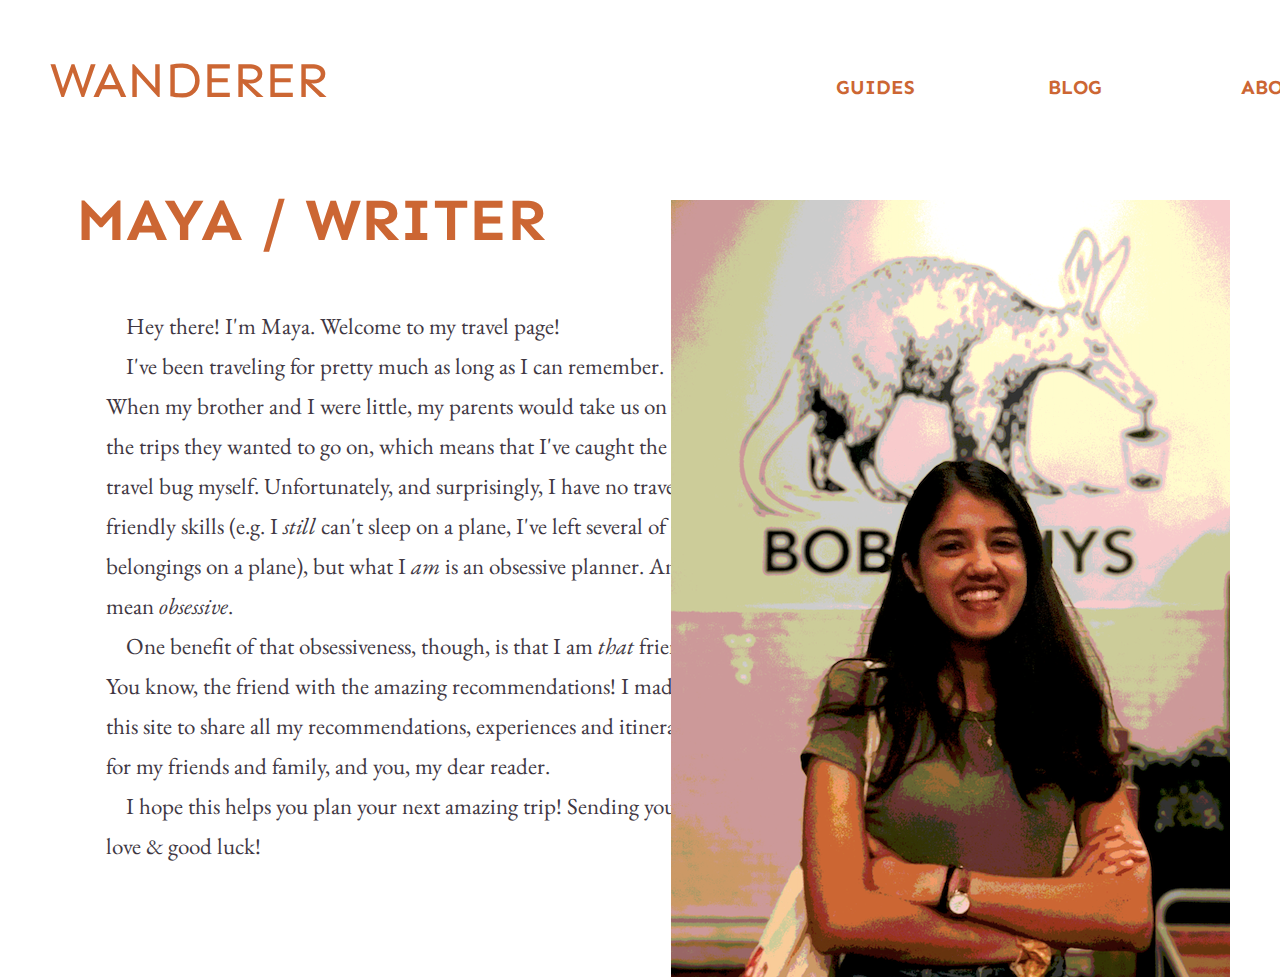
<file: Final Project/about-us.html>
<!DOCTYPE html>
<!DOCTYPE html>
<html>
  <head>
    <link rel="stylesheet" type="text/css" href="assets/css/style.css">
    <link href="https://fonts.googleapis.com/css2?family=Amiri&family=EB+Garamond:ital,wght@0,400;0,500;0,600;0,700;1,400;1,500;1,600;1,700&family=Manrope:wght@400;500;600;700&family=Neuton:ital,wght@0,200;0,300;0,400;0,700;0,800;1,400&family=Sen:wght@400;700;800&display=swap" rel="stylesheet">
    <meta name="viewport" content="width=device-width, initial-scale=1.0">
		<meta charset="utf-8">
  </head>
  <body id='body-about'>

    <div class='top-bar-container'>
      <div class='title'><a href='index.html' id='bar-title-about'>WANDERER</a></div>
      <div class=nav-bar-container>
        <div class='bar-1-container'><a href='about-us.html' id='bar-text-about'>ABOUT</a></div>
        <div class='bar-2-container'><a href='blog.html' id='bar-text-about'>BLOG</a></div>
        <div class='bar-3-container'><a href='guide.html' id='bar-text-about'>GUIDES</a></div>
      </div>
    </div>

    </div>

    <div class='body-container'>
    <div id='page-title'>MAYA / WRITER</p>
      <div id='spacer-about'></div>
    <div id=container-about>
      <p id='text-about-us'>Hey there! I'm Maya. Welcome to my travel page!<br></p>
      <p id='text-about-us'> I've been traveling for pretty much as long as I can remember. When my brother and I were little,
      my parents would take us on all the trips they wanted to go on, which means that I've caught the travel bug myself.
      Unfortunately, and surprisingly, I have no travel-friendly skills (e.g. I <em>still</em> can't sleep on a plane,
      I've left several of my belongings on a plane), but what I <em>am</em> is an obsessive planner. And I mean <em>obsessive</em>.</p>
      <br><p id='text-about-us'>One benefit of that obsessiveness, though, is that I am <em>that</em> friend. You know, the friend with the
        amazing recommendations! I made this site to share all my recommendations, experiences and itineraries for my friends and
        family, and you, my dear reader.</p>
      <br><p id='text-about-us'>
        I hope this helps you plan your next amazing trip! Sending you love & good luck!</p>
    </div>
    <div id='me'>
      <img src="assets/img/profile-2.png" alt="">
    </div>
  </div>
</div>

  </body>
</html>
</file>
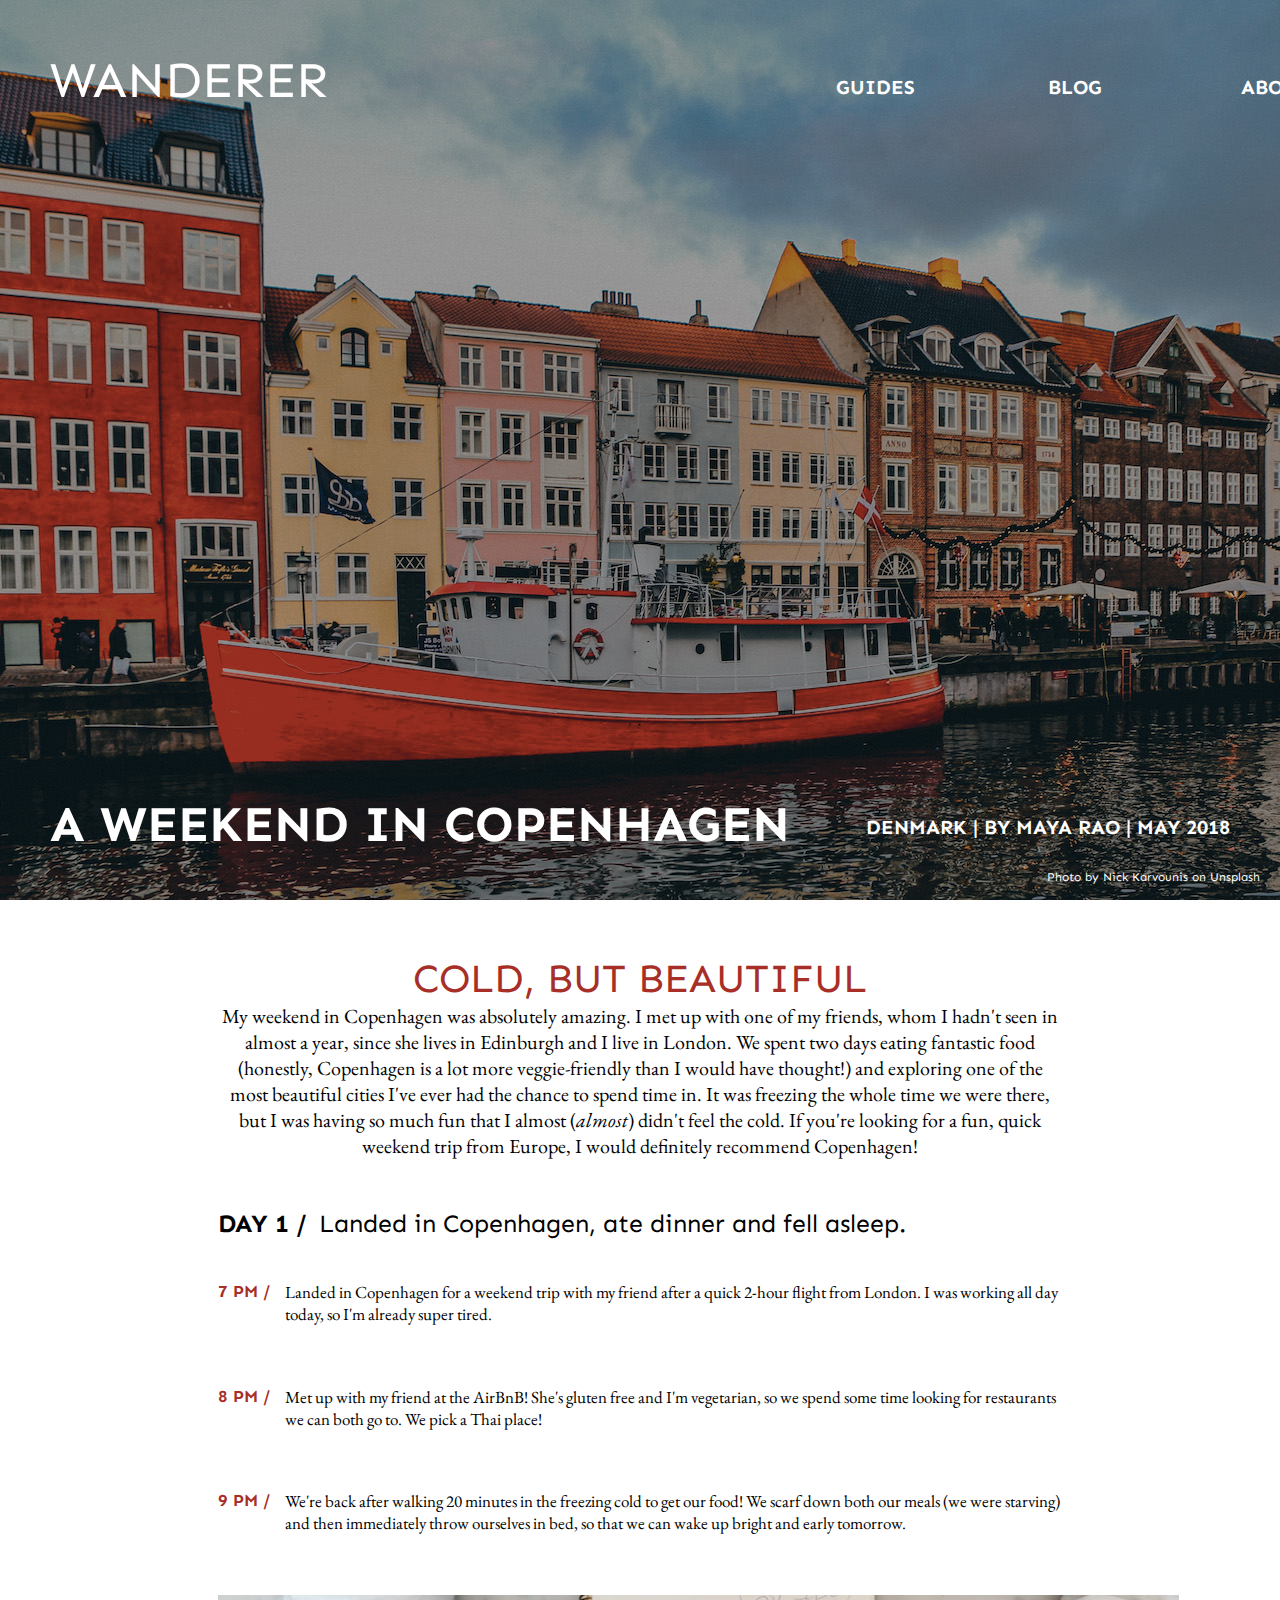
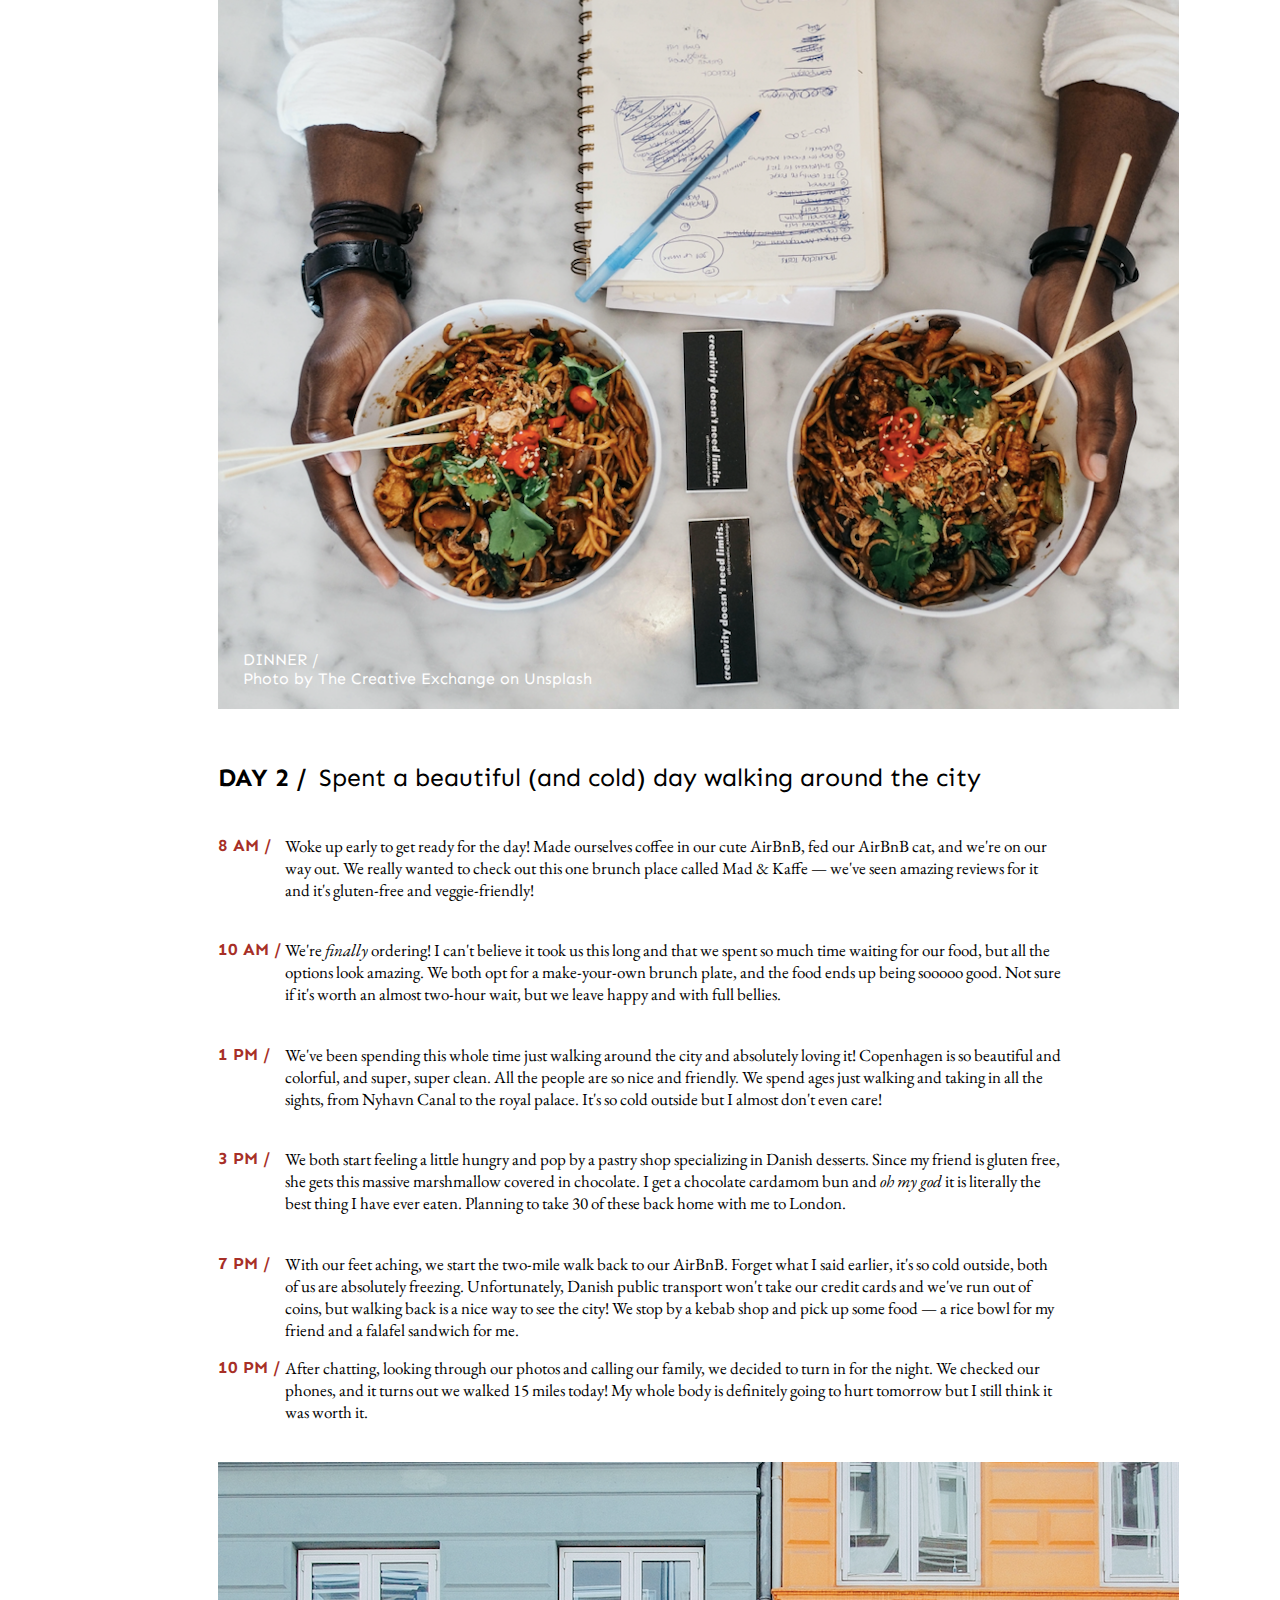
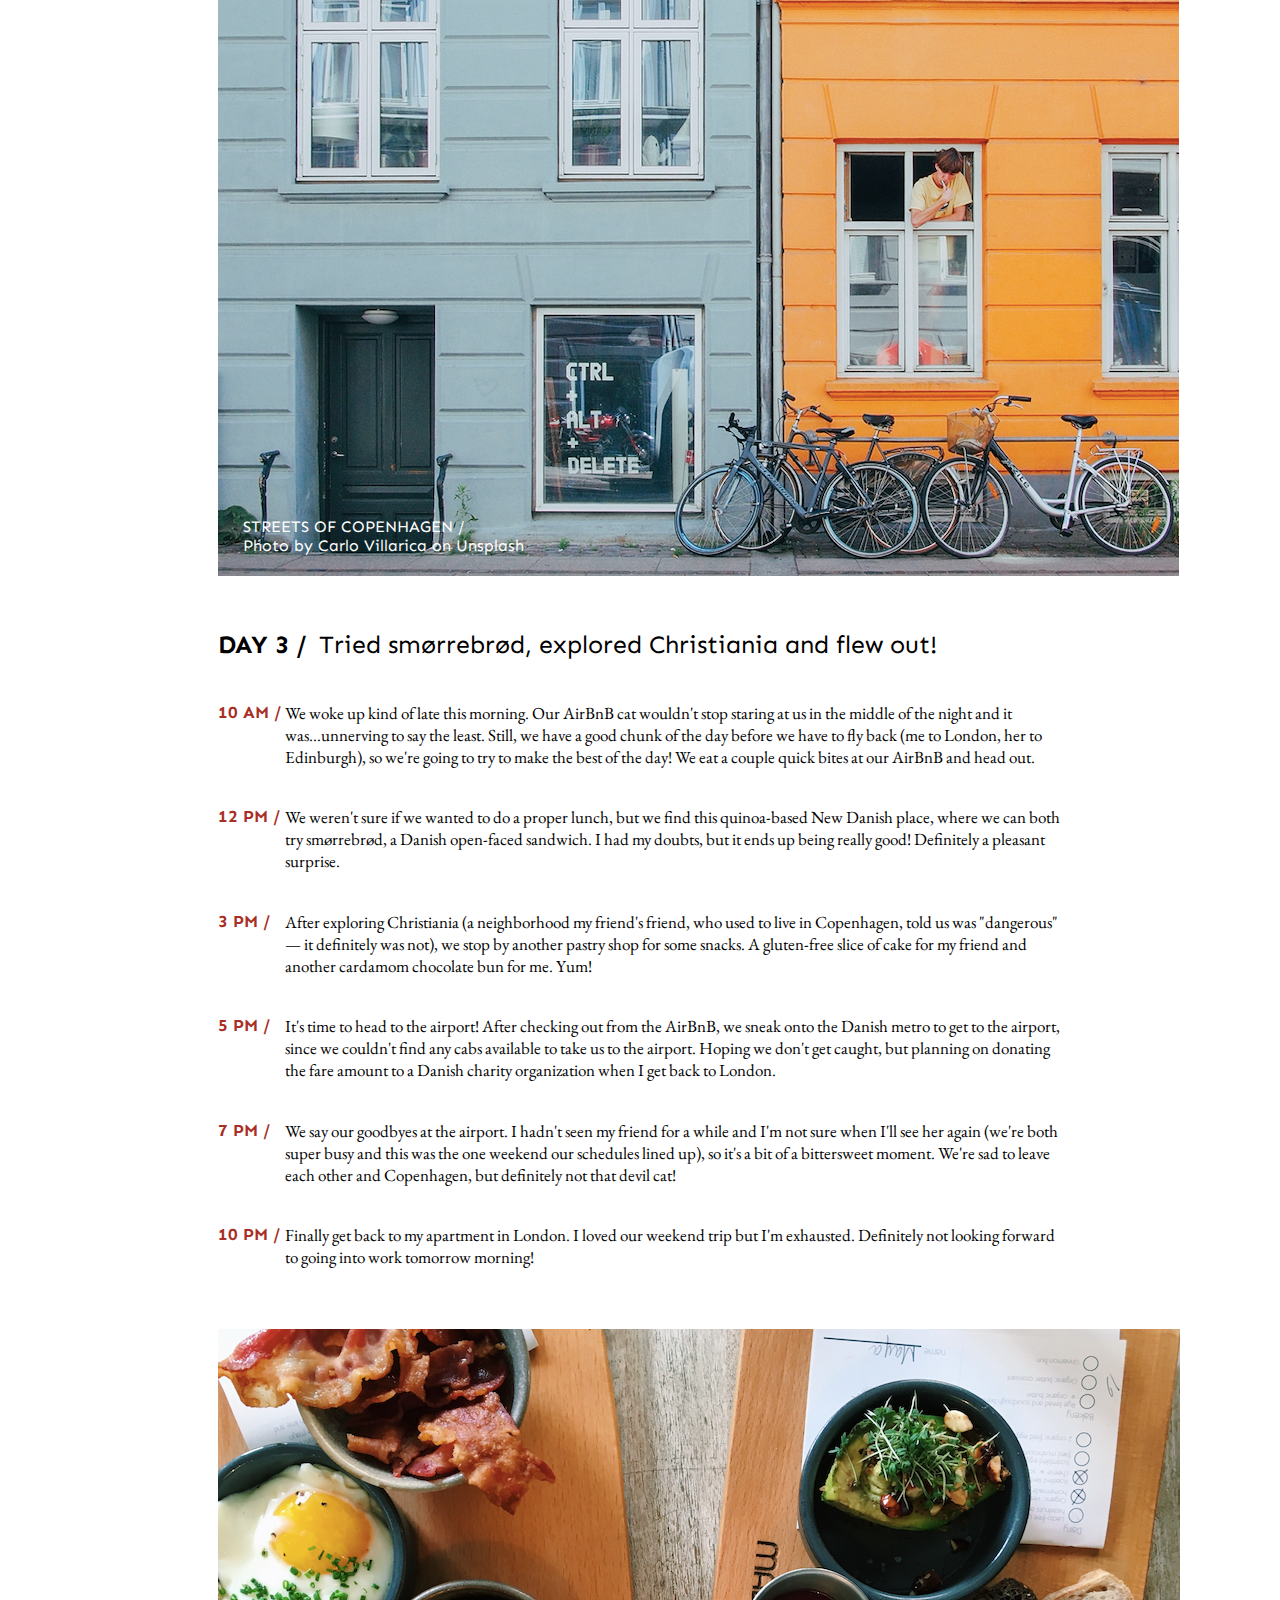
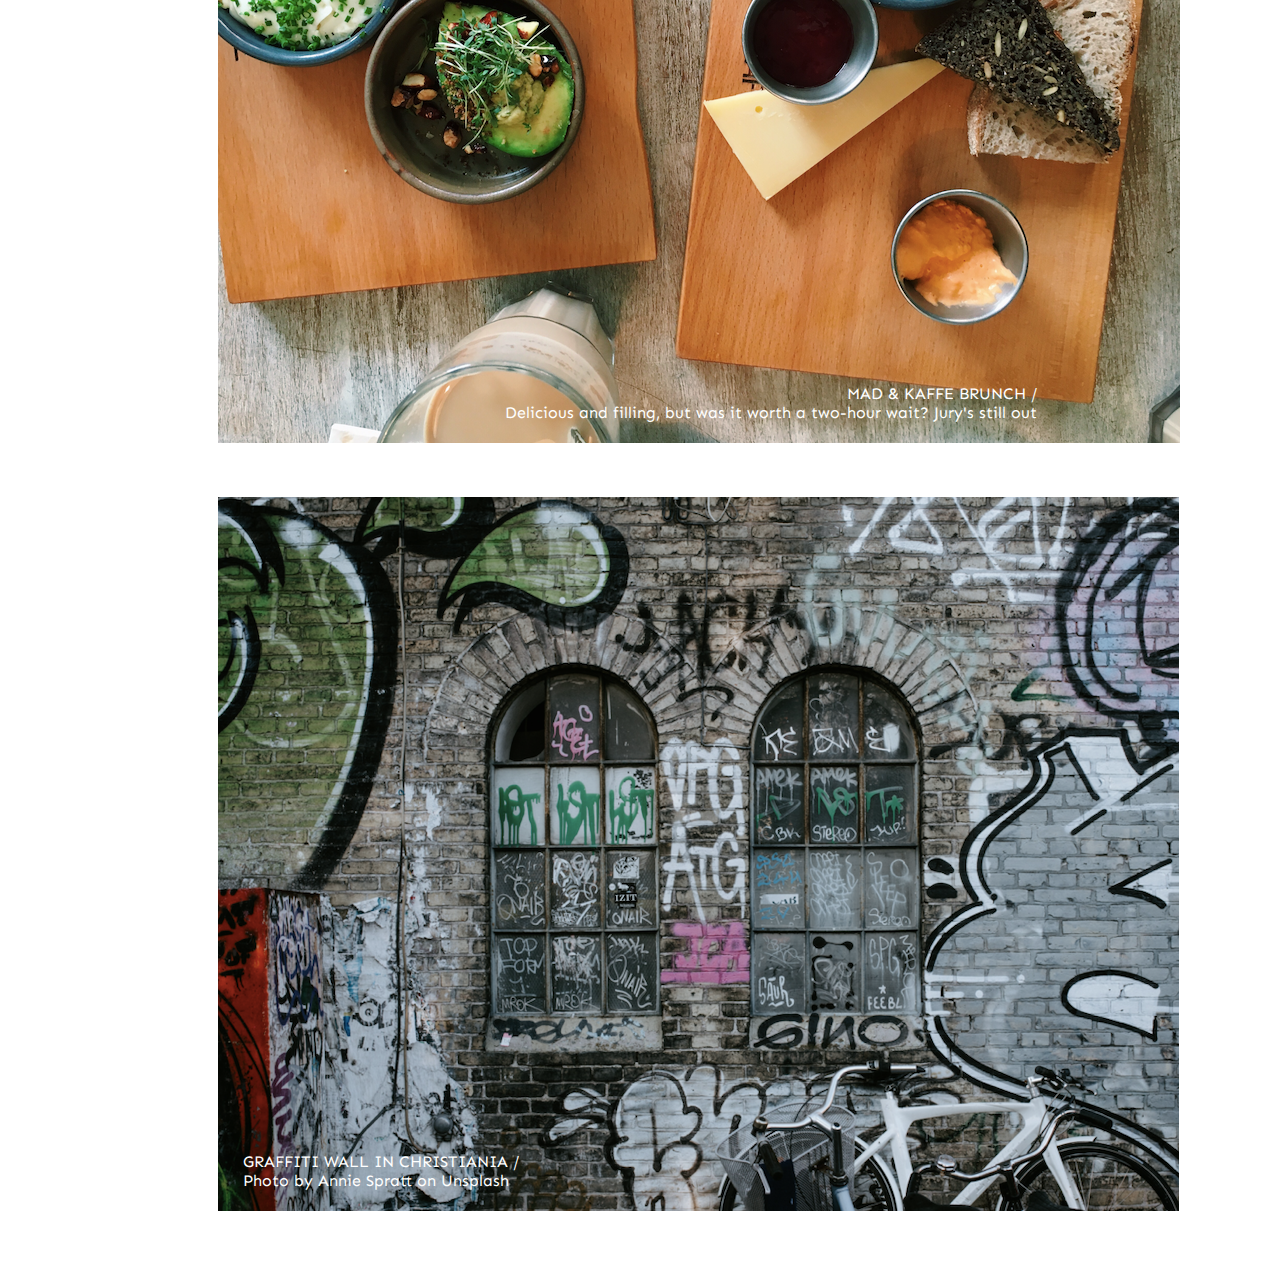
<file: Final Project/cph.html>
<!DOCTYPE html>
<html>
  <head>
    <link rel="stylesheet" type="text/css" href="assets/css/style-2.css">
    <link href="https://fonts.googleapis.com/css2?family=Amiri&family=EB+Garamond:ital,wght@0,400;0,500;0,600;0,700;1,400;1,500;1,600;1,700&family=Manrope:wght@400;500;600;700&family=Neuton:ital,wght@0,200;0,300;0,400;0,700;0,800;1,400&family=Sen:wght@400;700;800&display=swap" rel="stylesheet">
    <meta name="viewport" content="width=device-width, initial-scale=1.0">
		<meta charset="utf-8">
  </head>

<body id='cph-body'>

  <div class='image-topper-container' id='cph-image-topper-container'>
  <div class='image-topper'><img src='assets/img/cph-nick-karvounis.jpg'></div>
  <div class='title-credits' id='dc-title-credits'>Photo by Nick Karvounis on Unsplash</div></div>


  <div class='top-bar-container'>
    <div class='title'><a href='index.html' id='bar-title'>WANDERER</a></div>
    <div class=nav-bar-container>
      <div class='bar-1-container'><a href='about-us.html' id='bar-text'>ABOUT</a></div>
      <div class='bar-2-container'><a href='blog.html' id='bar-text'>BLOG</a></div>
      <div class='bar-3-container'><a href='guide.html' id='bar-text'>GUIDES</a></div>
    </div>
  </div>

  <div class="blog-title-container">
    <div class='second-title' id='cph-title'>A WEEKEND IN COPENHAGEN</div>
    <div class='byline' id='cph-byline'>DENMARK | BY MAYA RAO | MAY 2018</div>
  </div>

  <div class='text-container'>
    <div class='sub-title-container'><div class='sub-blog-title' id='cph-blog-title'>COLD, BUT BEAUTIFUL</div></div>
    <div class='intro-container'><div class='sub-blog-intro' id='cph-intro'>
      My weekend in Copenhagen was absolutely amazing. I met up with one of my friends, whom I hadn't seen in almost a year, since she lives in Edinburgh
      and I live in London. We spent two days eating fantastic food (honestly, Copenhagen is a lot more veggie-friendly than I would have thought!)
      and exploring one of the most beautiful cities I've ever had the chance to spend time in. It was freezing the whole time we were there, but I
      was having so much fun that I almost (<em>almost</em>) didn't feel the cold. If you're looking for a fun, quick weekend trip from Europe, I would
      definitely recommend Copenhagen!
    </div></div>

    <div class='container-body'>

      <div class='sub-container' id='sub-container-0'>
        <div class='day-1-title' id='day-1-cph'>DAY 1 /</div>
        <div class='day-1-text' id='day-1-text-cph'>Landed in Copenhagen, ate dinner and fell asleep.</div>

      <div class='sub-container' id='sub-container-1'>
        <div class='time' id='time1-cph'>7 PM /</div>
        <div class='time-body' id='time-body1-cph'>Landed in Copenhagen for a weekend trip with my friend after a quick 2-hour flight from London. I was working all day today, so I'm already super tired.</div>
      </div>

      <div class='sub-container' id='sub-container-2'>
        <div class='time' id='time2-cph'>8 PM /</div>
        <div class='time-body' id='time-body2-cph'>Met up with my friend at the AirBnB! She's gluten free and I'm vegetarian, so we spend some time looking for restaurants we can both go to. We pick a Thai place!</div>
      </div>

      <div class='sub-container' id='sub-container-3'>
        <div class='time' id='time3-cph'>9 PM /</div>
        <div class='time-body' id='time-body3-cph'>We're back after walking 20 minutes in the freezing cold to get our food! We scarf down both our meals (we were starving) and then immediately throw ourselves in bed, so that we can wake up bright and early tomorrow.</div>
      </div>


    <div class='bottom-image-container' id='cph-bottom-image-container-1'>
      <img src='assets/img/cph-creative-exchange.png'>
      <div class='bottom-caption' id='bottom-caption-cph'>
        <div class='bottom-caption-title'>DINNER /</div>
        <div class='bottom-caption-text'>Photo by The Creative Exchange on Unsplash</div>
      </div>
    </div>

    <div class='day-2' id='day-2-cph'>
    <div class='sub-container' id='sub-container-0'>
      <div class='day-1-title' id='day-2-cph'>DAY 2 /</div>
      <div class='day-1-text' id='day-2-text-cph'>Spent a beautiful (and cold) day walking around the city</div>

    <div class='sub-container' id='sub-container-1'>
      <div class='time' id='time1-cph'>8 AM /</div>
      <div class='time-body' id='time-body1-cph'>Woke up early to get ready for the day! Made ourselves coffee in our cute AirBnB, fed our AirBnB cat, and we're on our way out. We really wanted to check out this one brunch place called Mad & Kaffe — we've seen amazing reviews for it and it's gluten-free and veggie-friendly!</div>
    </div>

    <div class='sub-container' id='sub-container-2'>
      <div class='time' id='time2-cph'>10 AM /</div>
      <div class='time-body' id='time-body2-cph'>We're <em>finally</em> ordering! I can't believe it took us this long and that we spent so much time waiting for our food, but all the options look amazing. We both opt for a make-your-own brunch plate, and the food ends up being sooooo good. Not sure if it's worth an almost two-hour wait, but we leave happy and with full bellies.</div>
    </div>

    <div class='sub-container' id='sub-container-3'>
      <div class='time' id='time3-cph'>1 PM /</div>
      <div class='time-body' id='time-body3-cph'>We've been spending this whole time just walking around the city and absolutely loving it! Copenhagen is so beautiful and colorful, and super, super clean. All the people are so nice and friendly. We spend ages just walking and taking in all the sights, from Nyhavn Canal to the royal palace. It's so cold outside but I almost don't even care!</div>
    </div>

    <div class='sub-container' id='sub-container-4'>
      <div class='time' id='time4-cph'>3 PM /</div>
      <div class='time-body' id='time-body4-cph'>We both start feeling a little hungry and pop by a pastry shop specializing in Danish desserts. Since my friend is gluten free, she gets this massive marshmallow covered in chocolate. I get a chocolate cardamom bun and <em>oh my god</em> it is literally the best thing I have ever eaten. Planning to take 30 of these back home with me to London.</div>
    </div>

    <div class='sub-container' id='sub-container-5'>
      <div class='time' id='time5-cph'>7 PM /</div>
      <div class='time-body' id='time-body5-cph'>With our feet aching, we start the two-mile walk back to our AirBnB. Forget what I said earlier, it's so cold outside, both of us are absolutely freezing. Unfortunately, Danish public transport won't take our credit cards and we've run out of coins, but walking back is a nice way to see the city! We stop by a kebab shop and pick up some food — a rice bowl for my friend and a falafel sandwich for me.</div>
    </div>

    <div class='sub-container' id='sub-container-6'>
      <div class='time' id='time6-cph'>10 PM /</div>
      <div class='time-body' id='time-body6-cph'>After chatting, looking through our photos and calling our family, we decided to turn in for the night. We checked our phones, and it turns out we walked 15 miles today! My whole body is definitely going to hurt tomorrow but I still think it was worth it.</div>
    </div>
  </div>

  <div class='bottom-image-container' id='cph-bottom-image-container-2'>
    <img src='assets/img/cph-carlo-villarica.png'>
    <div class='bottom-caption' id='bottom-caption-cph'>
      <div class='bottom-caption-title'>STREETS OF COPENHAGEN /</div>
      <div class='bottom-caption-text'>Photo by Carlo Villarica on Unsplash</div>
    </div>
  </div>

  <div class='day-3' id='day-3-cph'>
  <div class='sub-container' id='sub-container-0'>
    <div class='day-3-title' id='day-3-cph'>DAY 3 /</div>
    <div class='day-3-text' id='day-3-text-cph'>Tried smørrebrød, explored Christiania and flew out!</div>

  <div class='sub-container' id='sub-container-1'>
    <div class='time' id='time1-cph'>10 AM /</div>
    <div class='time-body' id='time-body1-cph'>We woke up kind of late this morning. Our AirBnB cat wouldn't stop staring at us in the middle of the night and it was...unnerving to say the least. Still, we have a good chunk of the day before we have to fly back (me to London, her to Edinburgh), so we're going to try to make the best of the day! We eat a couple quick bites at our AirBnB and head out.</div>
  </div>

  <div class='sub-container' id='sub-container-2'>
    <div class='time' id='time2-cph'>12 PM /</div>
    <div class='time-body' id='time-body2-cph'>We weren't sure if we wanted to do a proper lunch, but we find this quinoa-based New Danish place, where we can both try smørrebrød, a Danish open-faced sandwich. I had my doubts, but it ends up being really good! Definitely a pleasant surprise. </div>
  </div>

  <div class='sub-container' id='sub-container-3'>
    <div class='time' id='time3-cph'>3 PM /</div>
    <div class='time-body' id='time-body3-cph'>After exploring Christiania (a neighborhood my friend's friend, who used to live in Copenhagen, told us was "dangerous" — it definitely was not), we stop by another pastry shop for some snacks. A gluten-free slice of cake for my friend and another cardamom chocolate bun for me. Yum!</div>
  </div>

  <div class='sub-container' id='sub-container-4'>
    <div class='time' id='time4-cph'>5 PM /</div>
    <div class='time-body' id='time-body4-cph'>It's time to head to the airport! After checking out from the AirBnB, we sneak onto the Danish metro to get to the airport, since we couldn't find any cabs available to take us to the airport. Hoping we don't get caught, but planning on donating the fare amount to a Danish charity organization when I get back to London.</div>
  </div>

  <div class='sub-container' id='sub-container-5'>
    <div class='time' id='time5-cph'>7 PM /</div>
    <div class='time-body' id='time-body5-cph'>We say our goodbyes at the airport. I hadn't seen my friend for a while and I'm not sure when I'll see her again (we're both super busy and this was the one weekend our schedules lined up), so it's a bit of a bittersweet moment. We're sad to leave each other and Copenhagen, but definitely not that devil cat!</div>
  </div>

  <div class='sub-container' id='sub-container-6'>
    <div class='time' id='time6-cph'>10 PM /</div>
    <div class='time-body' id='time-body6-cph'>Finally get back to my apartment in London. I loved our weekend trip but I'm exhausted. Definitely not looking forward to going into work tomorrow morning!</div>
  </div>
</div>

<div class='bottom-image-container' id='cph-bottom-image-container-3'>
  <img src='assets/img/cph-mad.png'>
  <div class='bottom-caption' id='bottom-caption-cph-3'>
    <div class='bottom-caption-title'>MAD & KAFFE BRUNCH /</div>
    <div class='bottom-caption-text'>Delicious and filling, but was it worth a two-hour wait? Jury's still out</div>
  </div>
</div>



  <div class='bottom-image-container' id='cph-bottom-image-container-4'>
    <img src='assets/img/cph-annie-spratt.png'>
    <div class='bottom-caption' id='bottom-caption-cph'>
      <div class='bottom-caption-title'>GRAFFITI WALL IN CHRISTIANIA /</div>
      <div class='bottom-caption-text'>Photo by Annie Spratt on Unsplash</div>
    </div>
  </div>


</div>



  </div>





</body>
</html>
</file>
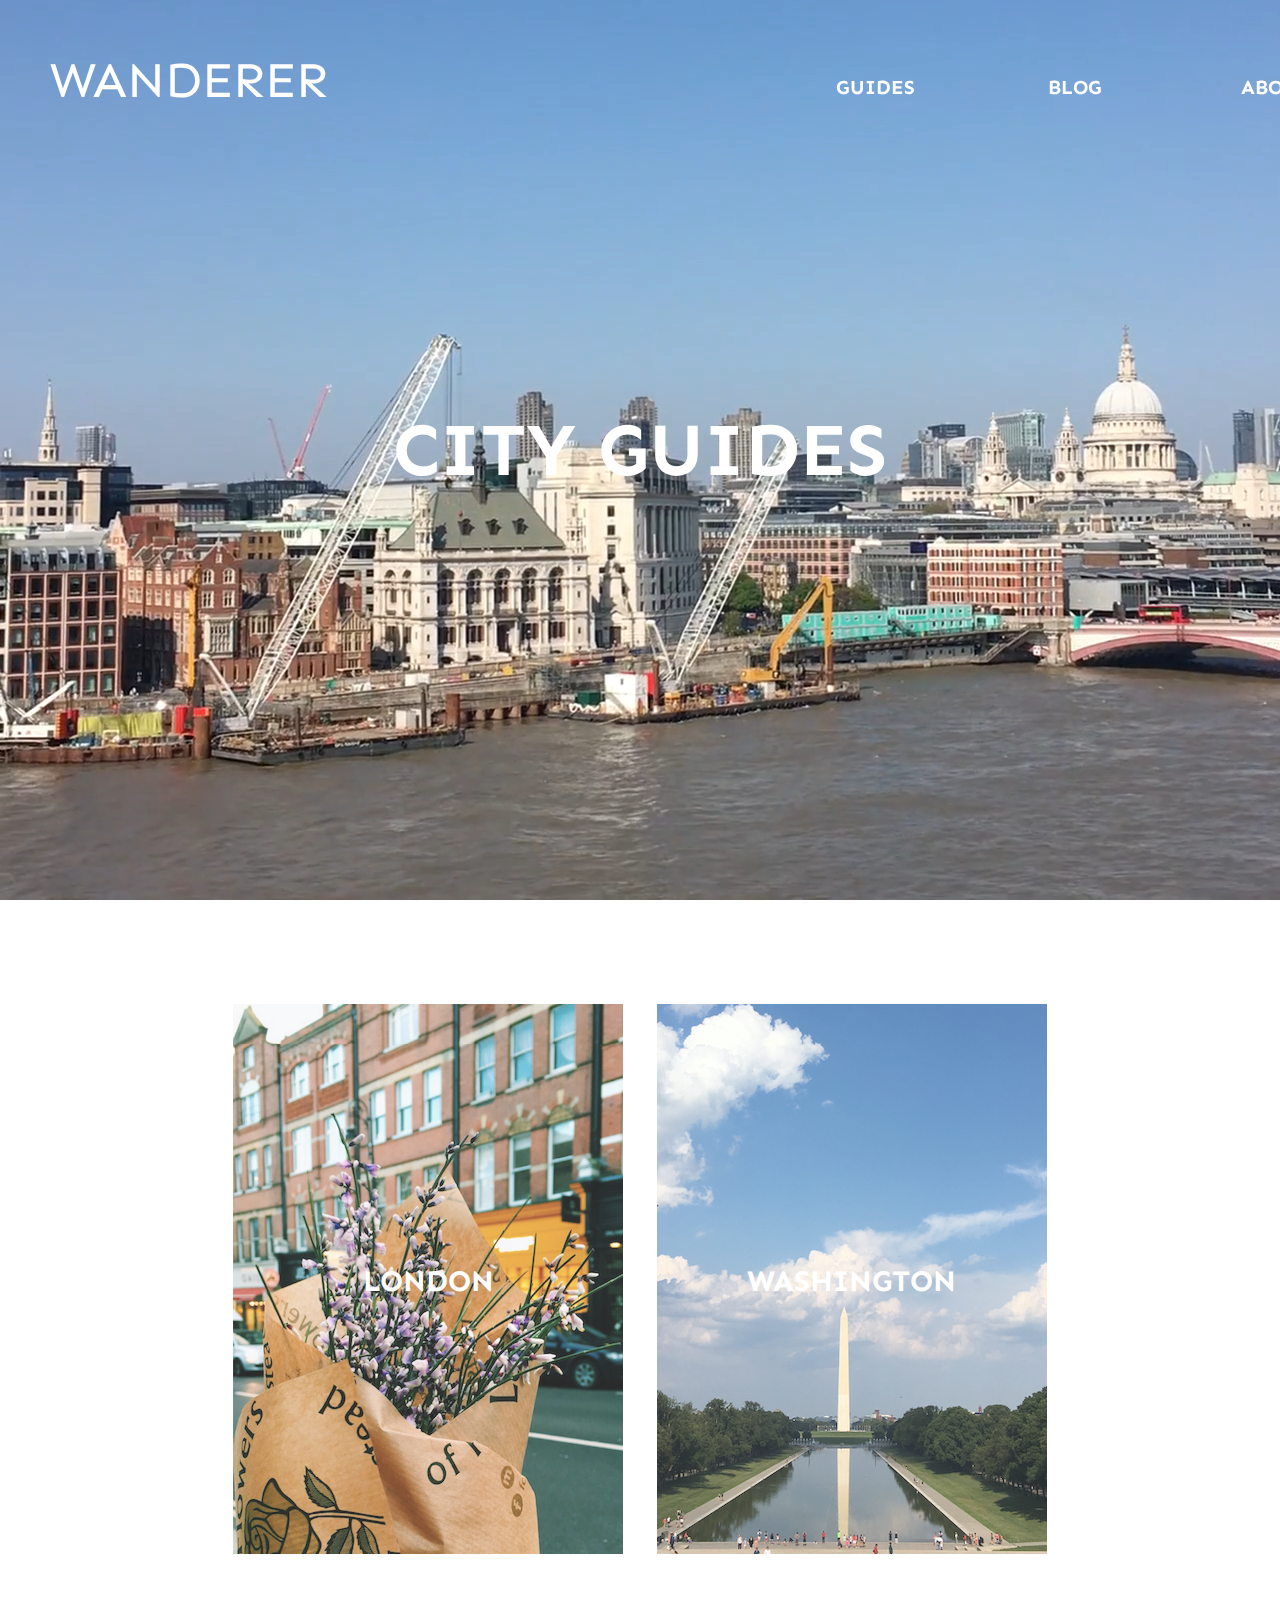
<file: Final Project/guide.html>
<!DOCTYPE html>
<html>
  <head>
    <link rel="stylesheet" type="text/css" href="assets/css/style.css">
    <link href="https://fonts.googleapis.com/css2?family=Amiri&family=EB+Garamond:ital,wght@0,400;0,500;0,600;0,700;1,400;1,500;1,600;1,700&family=Manrope:wght@400;500;600;700&family=Neuton:ital,wght@0,200;0,300;0,400;0,700;0,800;1,400&family=Sen:wght@400;700;800&display=swap" rel="stylesheet">
    <meta name="viewport" content="width=device-width, initial-scale=1.0">
		<meta charset="utf-8">
  </head>
<body id='body-guides'>

  <video autoplay muted loop id="ldn-video">
    <source src="assets/img/thames-3.mp4" type="video/mp4">
    <button id="ldn-button" onclick="ldn()">Pause</button>
  </video>

  <div class='top-bar-container'>
    <div class='title'><a href='index.html' id='bar-title'>WANDERER</a></div>
    <div class=nav-bar-container>
      <div class='bar-1-container'><a href='about-us.html' id='bar-text'>ABOUT</a></div>
      <div class='bar-2-container'><a href='blog.html' id='bar-text'>BLOG</a></div>
      <div class='bar-3-container'><a href='guide.html' id='bar-text'>GUIDES</a></div>
    </div>
  </div>

  <div class='title-guide-container'><div id='title-guide'>CITY GUIDES</div></div>

  <div class='guide-container'>
    <div class='guide-container-1' id='row-1'>
      <div class='img-text-guide' id='guide-1'>
        <a href='london.html'><img src='assets/img/ldn-flowers.png' class='guide-img' id='img-1-guide'></a>
        <div class='guide-text' id='text-guide-1'>LONDON</div>
      </div>

    </div>
    <div class='guide-container-1' id='row-2'>
      <div class='img-text-guide' id='guide-2'>
        <a href='dc.html'><img src='assets/img/dc-1.png' class='guide-img' id='img-2-guide'></a>
        <div class='guide-text' id='text-guide-2'>WASHINGTON</div></div>
    </div>
  </div>

</body>
</html>
</file>
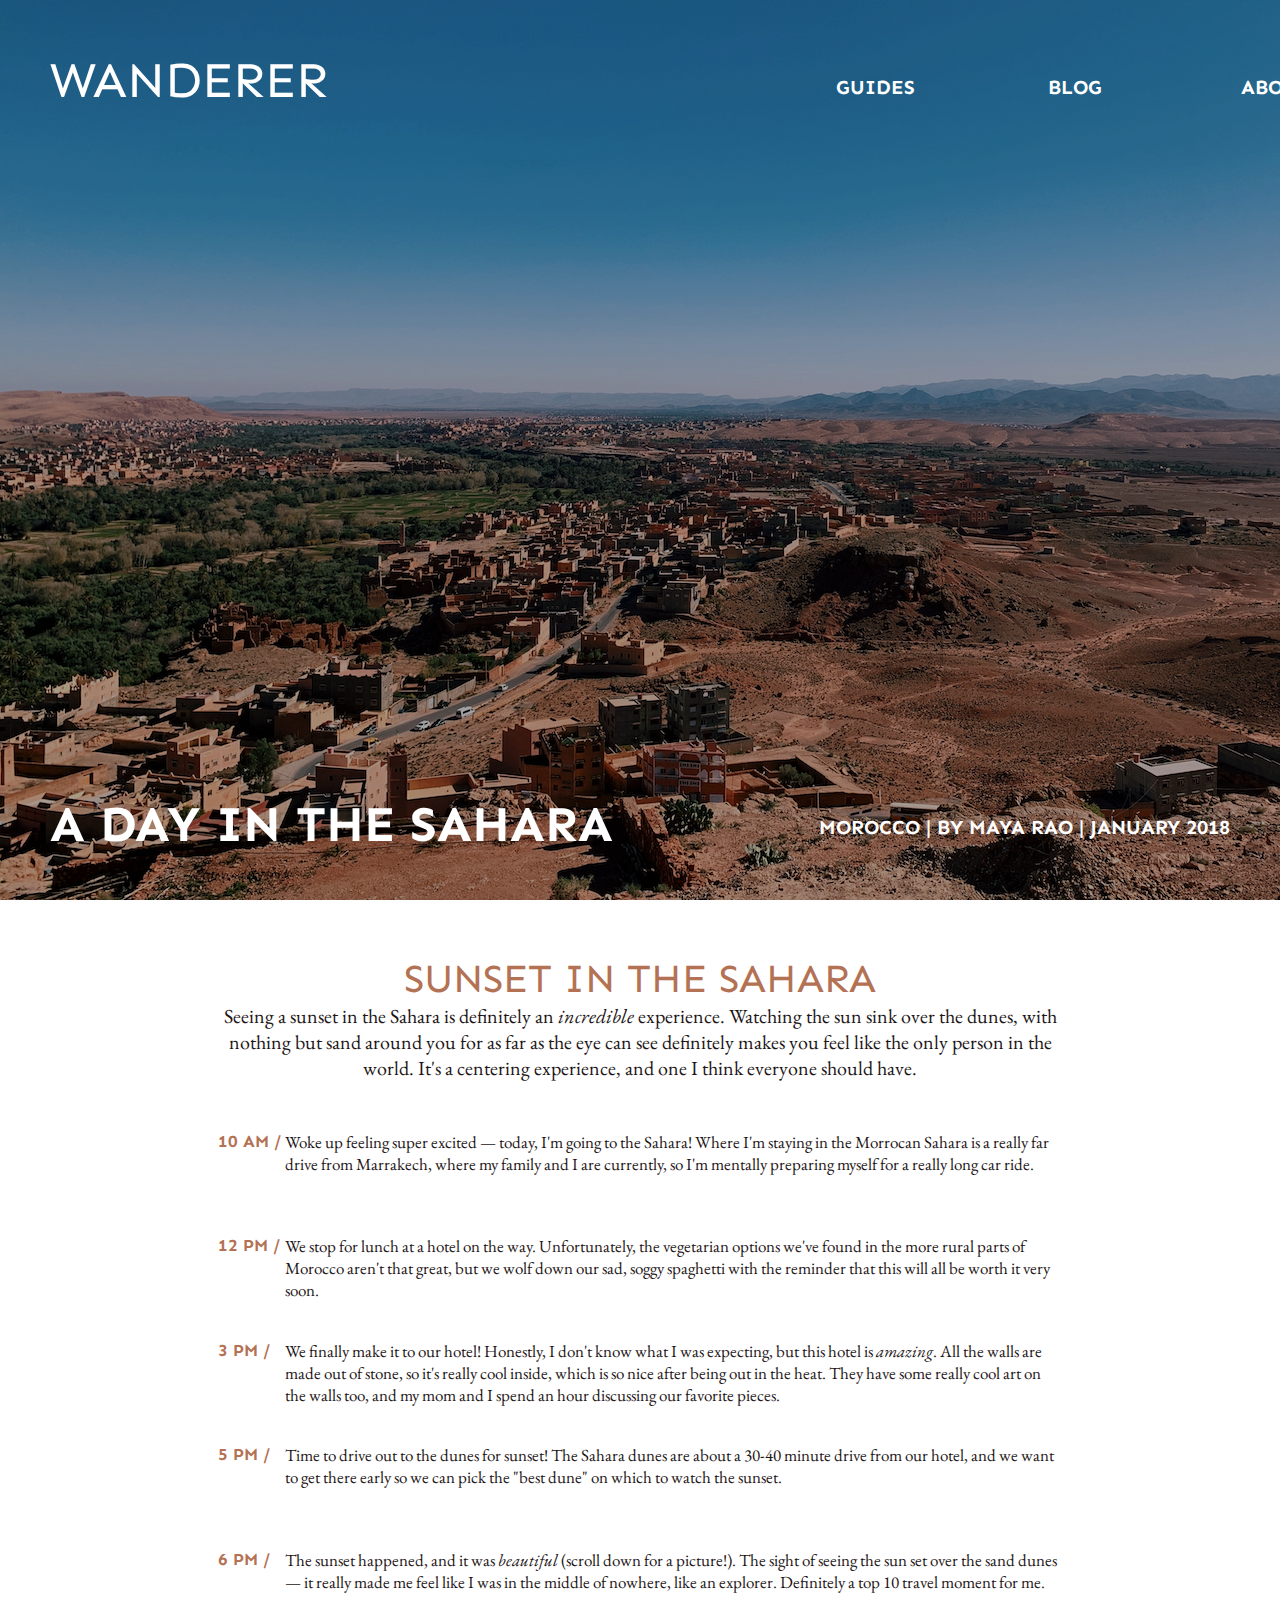
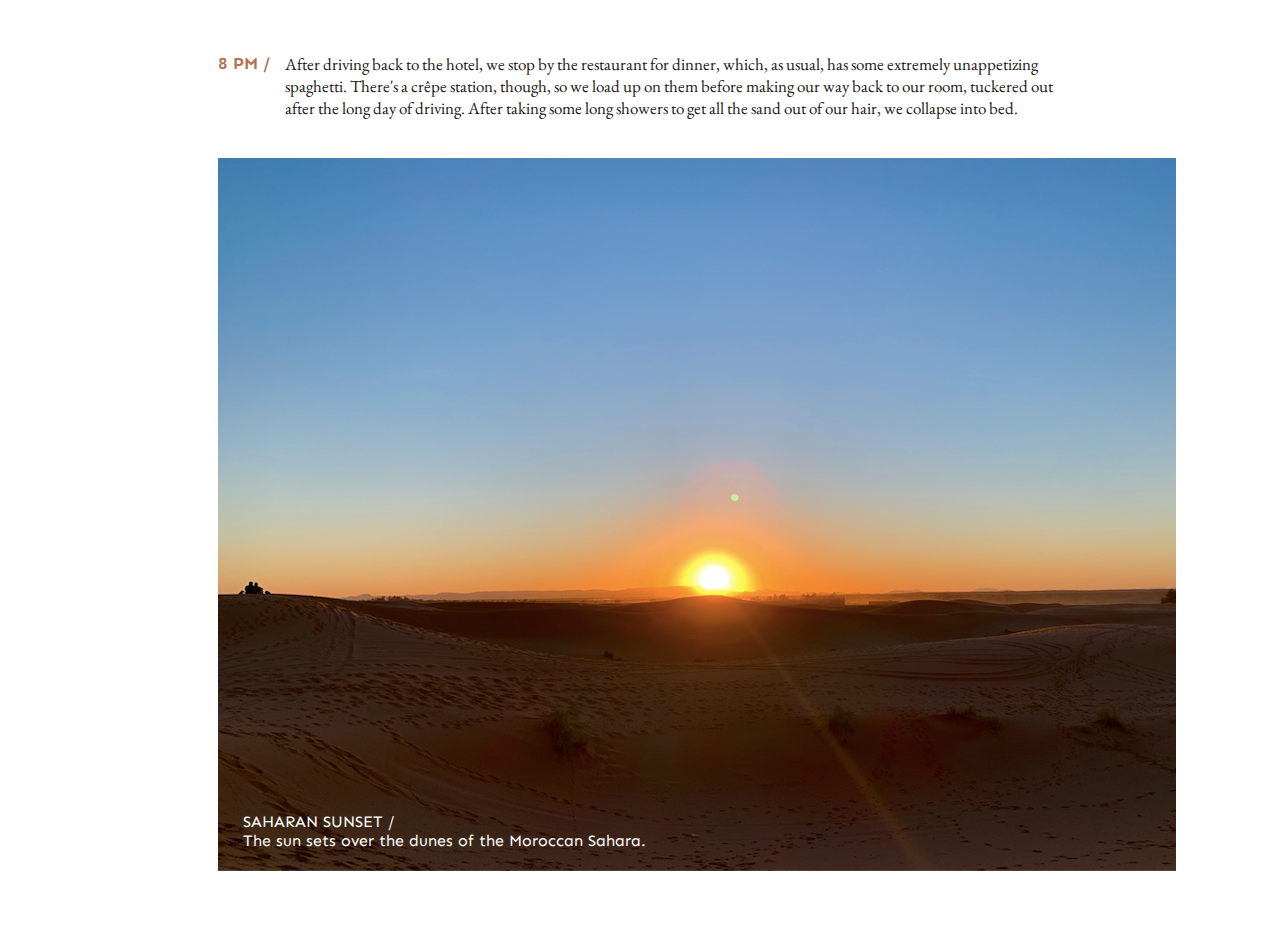
<file: Final Project/sahara.html>
<!DOCTYPE html>
<html>
  <head>
    <link rel="stylesheet" type="text/css" href="assets/css/style-2.css">
    <link href="https://fonts.googleapis.com/css2?family=Amiri&family=EB+Garamond:ital,wght@0,400;0,500;0,600;0,700;1,400;1,500;1,600;1,700&family=Manrope:wght@400;500;600;700&family=Neuton:ital,wght@0,200;0,300;0,400;0,700;0,800;1,400&family=Sen:wght@400;700;800&display=swap" rel="stylesheet">
    <meta name="viewport" content="width=device-width, initial-scale=1.0">
		<meta charset="utf-8">
  </head>

<body id='sahara-body'>
  <div class='top-bar-container'>
    <div class='title'><a href='index.html' id='bar-title'>WANDERER</a></div>
    <div class=nav-bar-container>
      <div class='bar-1-container'><a href='about-us.html' id='bar-text'>ABOUT</a></div>
      <div class='bar-2-container'><a href='blog.html' id='bar-text'>BLOG</a></div>
      <div class='bar-3-container'><a href='guide.html' id='bar-text'>GUIDES</a></div>
    </div>
  </div>

  <div class='image-topper'><img src='assets/img/morocco-3.png'></div>

  <div class="blog-title-container">
    <div class='second-title' id='sahara-title'>A DAY IN THE SAHARA</div>
    <div class='byline' id='sahara-byline'>MOROCCO | BY MAYA RAO | JANUARY 2018</div>
  </div>

  <div class='text-container'>
    <div class='sub-title-container'><div class='sub-blog-title' id='sahara-blog-title'>SUNSET IN THE SAHARA</div></div>
    <div class='intro-container'><div class='sub-blog-intro' id='sahara-intro'>Seeing a sunset in the Sahara is definitely an <em>incredible</em> experience. Watching the sun sink over the dunes, with nothing but sand around you
    for as far as the eye can see definitely makes you feel like the only person in the world. It's a centering experience, and one I think everyone should have.</div></div>
    <div class='container-body'>

      <div class='sub-container' id='sub-container-1'>
        <div class='time' id='time1-sahara'>10 AM /</div>
        <div class='time-body' id='time-body1-sahara'>Woke up feeling super excited — today, I'm going to the Sahara! Where I'm staying in the Morrocan Sahara is a really far drive from Marrakech, where my family and I are currently, so I'm mentally preparing myself for a really long car ride.</div>
      </div>

      <div class='sub-container' id='sub-container-2'>
        <div class='time' id='time2-sahara'>12 PM /</div>
        <div class='time-body' id='time-body2-sahara'>We stop for lunch at a hotel on the way. Unfortunately, the vegetarian options we've found in the more rural parts of Morocco aren't that great, but we wolf down our sad, soggy spaghetti with the reminder that this will all be worth it very soon.</div>
      </div>

      <div class='sub-container' id='sub-container-3'>
        <div class='time' id='time3-sahara'>3 PM /</div>
        <div class='time-body' id='time-body3-sahara'>We finally make it to our hotel! Honestly, I don't know what I was expecting, but this hotel is <em>amazing</em>. All the walls are made out of stone, so it's really cool inside, which is so nice after being out in the heat. They have some really cool art on the walls too, and my mom and I spend an hour discussing our favorite pieces.</div>
      </div>

      <div class='sub-container' id='sub-container-4'>
        <div class='time' id='time4-sahara'>5 PM /</div>
        <div class='time-body' id='time-body4-sahara'>Time to drive out to the dunes for sunset! The Sahara dunes are about a 30-40 minute drive from our hotel, and we want to get there early so we can pick the "best dune" on which to watch the sunset. </div>
      </div>

      <div class='sub-container' id='sub-container-5'>
        <div class='time' id='time5-sahara'>6 PM /</div>
        <div class='time-body' id='time-body5-sahara'>The sunset happened, and it was <em>beautiful</em> (scroll down for a picture!). The sight of seeing the sun set over the sand dunes — it really made me feel like I was in the middle of nowhere, like an explorer. Definitely a top 10 travel moment for me.</div>
      </div>

      <div class='sub-container' id='sub-container-6'>
        <div class='time' id='time6-sahara'>8 PM /</div>
        <div class='time-body' id='time-body6-sahara'>After driving back to the hotel, we stop by the restaurant for dinner, which, as usual, has some extremely unappetizing spaghetti. There's a crêpe station, though, so we load up on them before making our way back to our room, tuckered out after the long day of driving. After taking some long showers to get all the sand out of our hair, we collapse into bed.</div>
      </div>
    </div>

    <div class='bottom-image-container' id='sahara-bottom-image-container'>
      <img src='assets/img/sahara-sunset.png'>
      <div class='bottom-caption' id='bottom-caption-sahara'>
        <div class='bottom-caption-title'>SAHARAN SUNSET /</div>
        <div class='bottom-caption-text'>The sun sets over the dunes of the Moroccan Sahara.</div>
      </div>
    </div>
  </div>





</body>
</html>
</file>
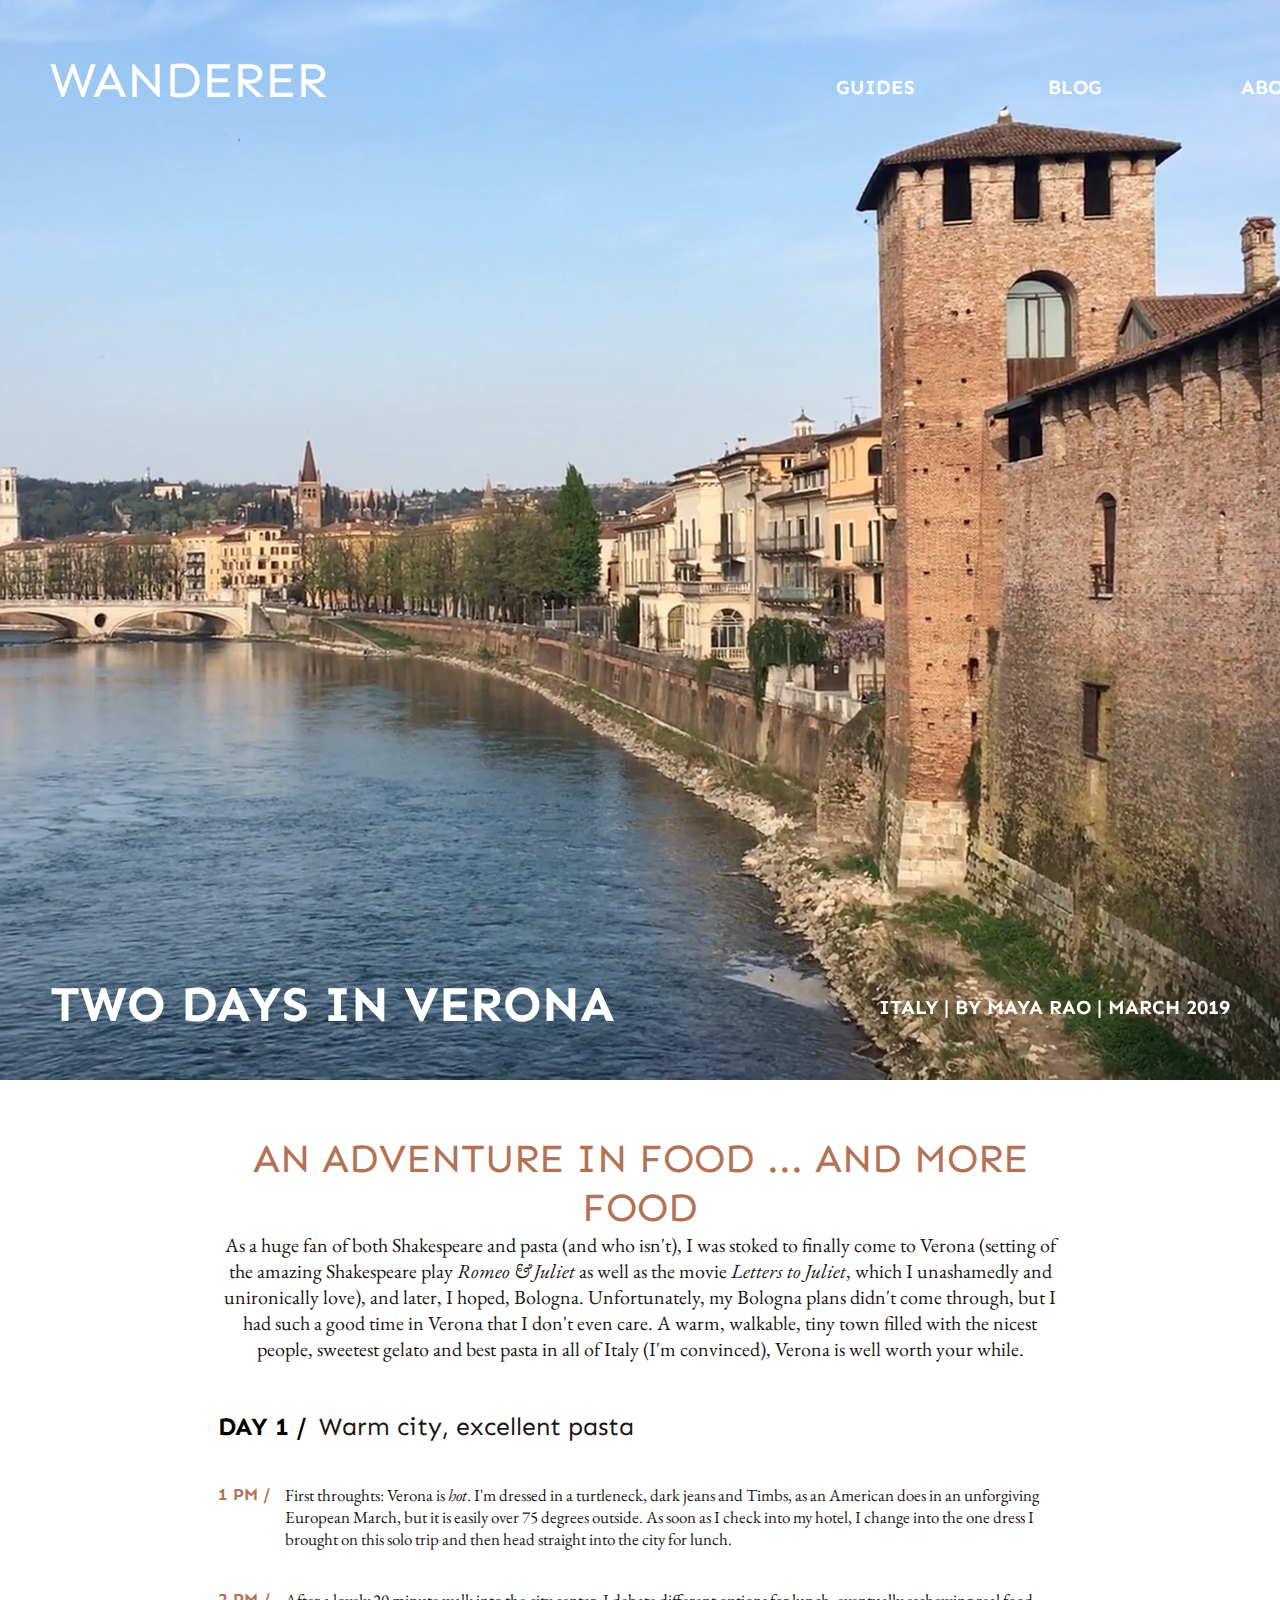
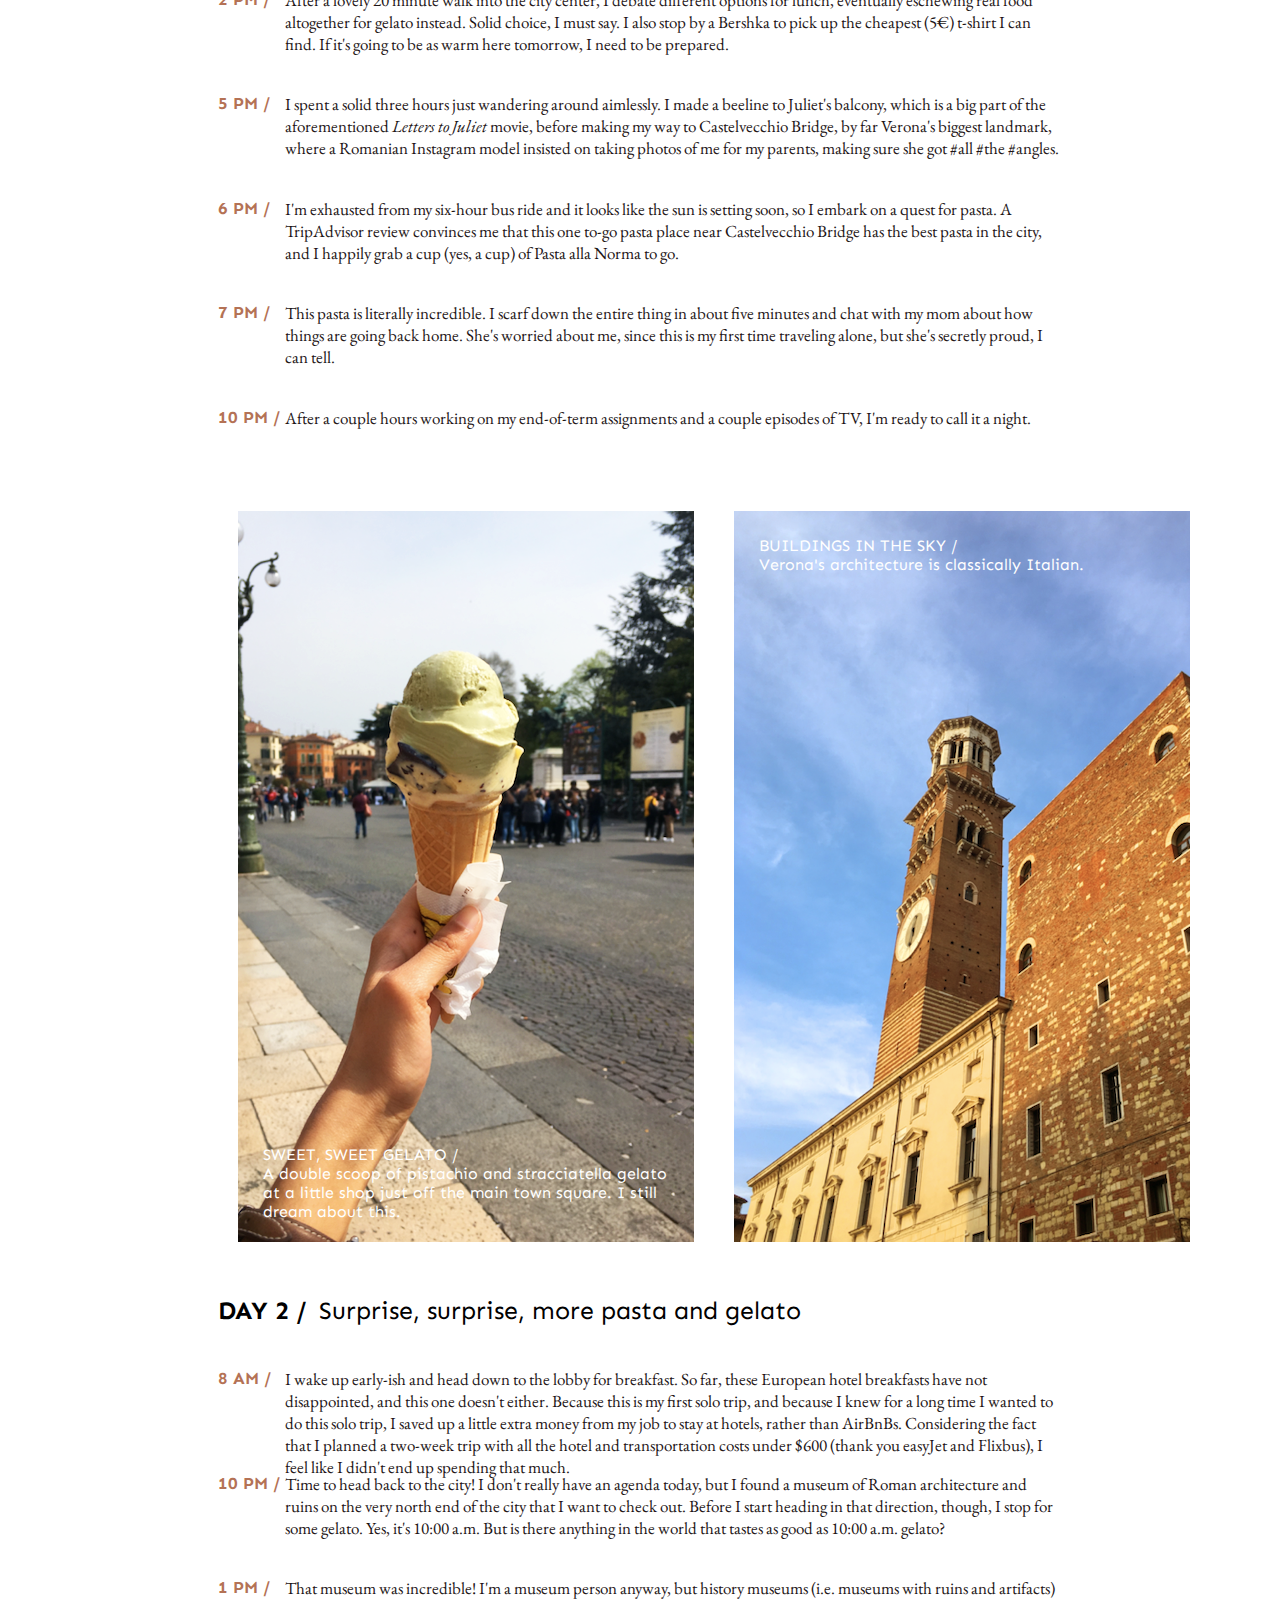
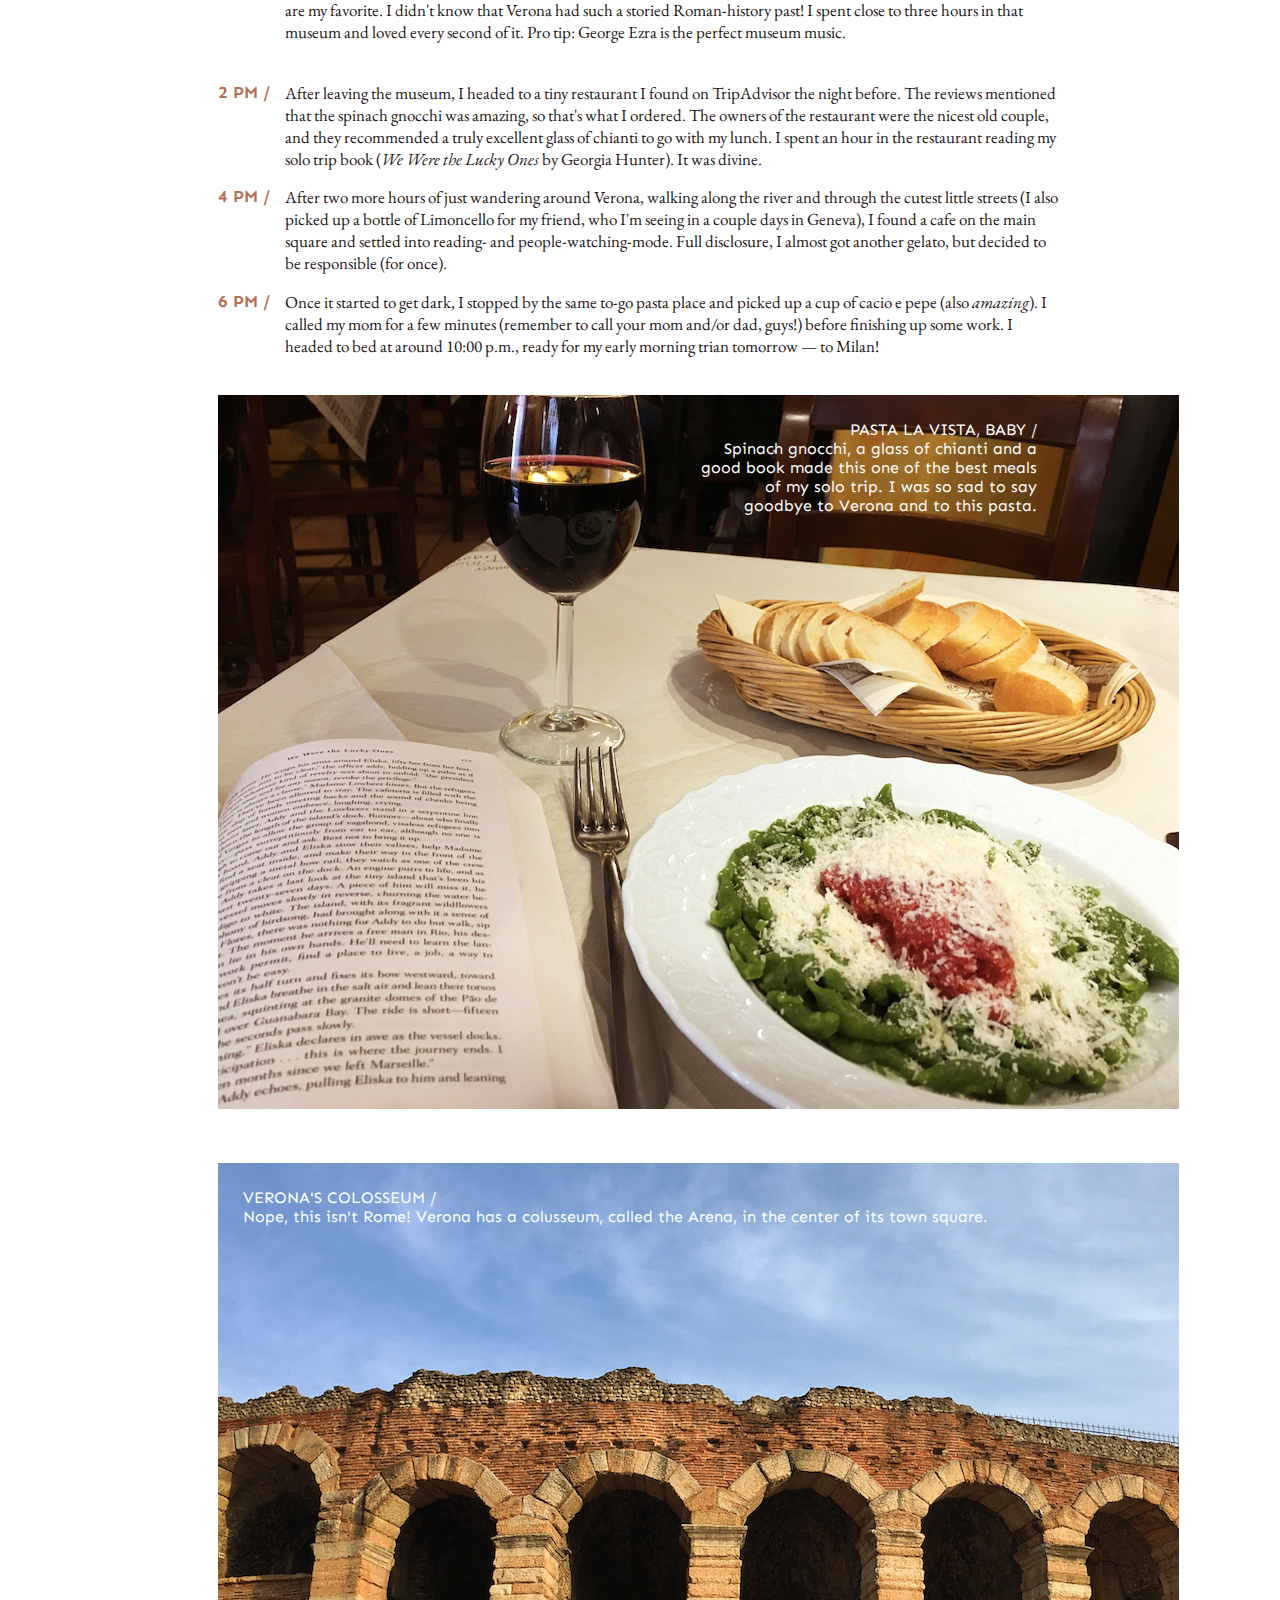
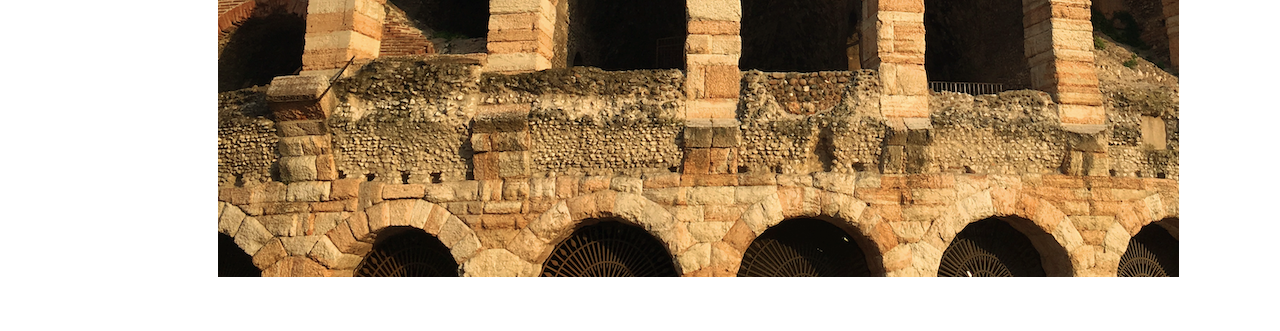
<file: Final Project/verona.html>
<!DOCTYPE html>
<html>
  <head>
    <link rel="stylesheet" type="text/css" href="assets/css/style-2.css">
    <link href="https://fonts.googleapis.com/css2?family=Amiri&family=EB+Garamond:ital,wght@0,400;0,500;0,600;0,700;1,400;1,500;1,600;1,700&family=Manrope:wght@400;500;600;700&family=Neuton:ital,wght@0,200;0,300;0,400;0,700;0,800;1,400&family=Sen:wght@400;700;800&display=swap" rel="stylesheet">
    <meta name="viewport" content="width=device-width, initial-scale=1.0">
		<meta charset="utf-8">
  </head>

<body id='sahara-body'>

  <video autoplay muted loop id="verona-video">
    <source src="assets/img/verona-3.mp4" type="video/mp4">
    <button id="verona-button" onclick="verona()">Pause</button>
  </video>

  <div class='top-bar-container'>
    <div class='title'><a href='index.html' id='bar-title'>WANDERER</a></div>
    <div class=nav-bar-container>
      <div class='bar-1-container'><a href='about-us.html' id='bar-text'>ABOUT</a></div>
      <div class='bar-2-container'><a href='blog.html' id='bar-text'>BLOG</a></div>
      <div class='bar-3-container'><a href='guide.html' id='bar-text'>GUIDES</a></div>
    </div>
  </div>

  <div class="blog-title-container">
    <div class='second-title' id='sahara-title'>TWO DAYS IN VERONA</div>
    <div class='byline' id='sahara-byline'>ITALY | BY MAYA RAO | MARCH 2019</div>
  </div>

  <div class='text-container'>
    <div class='sub-title-container'><div class='sub-blog-title' id='sahara-blog-title'>AN ADVENTURE IN FOOD ... AND MORE FOOD</div></div>
    <div class='intro-container'><div class='sub-blog-intro' id='sahara-intro'>As a huge fan of both Shakespeare and pasta (and who isn't), I was stoked to finally
    come to Verona (setting of the amazing Shakespeare play <em>Romeo & Juliet</em> as well as the movie <em>Letters to Juliet</em>, which
    I unashamedly and unironically love), and later, I hoped, Bologna. Unfortunately, my Bologna plans didn't come through, but I had such a good
    time in Verona that I don't even care. A warm, walkable, tiny town filled with the nicest people, sweetest gelato and best pasta in all of
    Italy (I'm convinced), Verona is well worth your while.</div></div>

    <div class='container-body'>

      <div class='sub-container' id='sub-container-0'>
        <div class='day-1-title' id='day-1-verona'>DAY 1 /</div>
        <div class='day-1-text' id='day-1-text-verona'>Warm city, excellent pasta</div>

      <div class='sub-container' id='sub-container-1'>
        <div class='time' id='time1-sahara'>1 PM /</div>
        <div class='time-body' id='time-body1-sahara'>First throughts: Verona is <em>hot</em>. I'm dressed in a turtleneck, dark jeans and Timbs, as an American does
        in an unforgiving European March, but it is easily over 75 degrees outside. As soon as I check into my hotel, I change into the one dress I brought on this solo trip and then head straight
        into the city for lunch. </div>
      </div>

      <div class='sub-container' id='sub-container-2'>
        <div class='time' id='time2-sahara'>2 PM /</div>
        <div class='time-body' id='time-body2-sahara'>After a lovely 20 minute walk into the city center, I debate different options for lunch, eventually eschewing real food altogether for gelato instead.
        Solid choice, I must say. I also stop by a Bershka to pick up the cheapest (5€) t-shirt I can find. If it's going to be as warm here tomorrow, I need to be prepared.</div>
      </div>

      <div class='sub-container' id='sub-container-3'>
        <div class='time' id='time3-sahara'>5 PM /</div>
        <div class='time-body' id='time-body3-sahara'>I spent a solid three hours just wandering around aimlessly. I made a beeline to Juliet's balcony, which is a big part of the aforementioned
        <em>Letters to Juliet</em> movie, before making my way to Castelvecchio Bridge, by far Verona's biggest landmark, where a Romanian Instagram model insisted on taking photos of me for my parents,
       making sure she got #all #the #angles.</div>
      </div>

      <div class='sub-container' id='sub-container-4'>
        <div class='time' id='time4-sahara'>6 PM /</div>
        <div class='time-body' id='time-body4-sahara'>I'm exhausted from my six-hour bus ride and it looks like the sun is setting soon, so I embark on a quest for pasta. A TripAdvisor review convinces me that
         this one to-go pasta place near Castelvecchio Bridge has the best pasta in the city, and I happily grab a cup (yes, a cup) of Pasta alla Norma to go.</div>
      </div>

      <div class='sub-container' id='sub-container-5'>
        <div class='time' id='time5-sahara'>7 PM /</div>
        <div class='time-body' id='time-body5-sahara'>This pasta is literally incredible. I scarf down the entire thing in about five minutes and chat with my mom about how things are going
        back home. She's worried about me, since this is my first time traveling alone, but she's secretly proud, I can tell.</div>
      </div>

      <div class='sub-container' id='sub-container-6'>
        <div class='time' id='time6-sahara'>10 PM /</div>
        <div class='time-body' id='time-body6-sahara'>After a couple hours working on my end-of-term assignments and a couple episodes of TV, I'm ready to call it a night.</div>
      </div>
    </div>

    <div class='bottom-image-container' id='verona-bottom-image-container-1'>
      <div class='vert' id='vert-1-verona'>
      <img src='assets/img/verona-gelato.png'>
      <div class='bottom-caption' id='bottom-caption-verona-1'>
        <div class='bottom-caption-title'>SWEET, SWEET GELATO /</div>
        <div class='bottom-caption-text'>A double scoop of pistachio and stracciatella gelato at a little shop just off the main town square. I still dream about this.</div>
      </div>
      </div>
      <div class='vert' id='vert-2-verona'>
      <img src='assets/img/verona-building.png'>
      <div class='bottom-caption' id='bottom-caption-verona-2'>
        <div class='bottom-caption-title'>BUILDINGS IN THE SKY /</div>
        <div class='bottom-caption-text'>Verona's architecture is classically Italian.</div>
      </div>
      </div>

    </div>

    <div class='day-2' id='day-2-verona'>
    <div class='sub-container' id='sub-container-0'>
      <div class='day-1-title' id='day-2-verona'>DAY 2 /</div>
      <div class='day-1-text' id='day-2-text-verona'>Surprise, surprise, more pasta and gelato</div>

    <div class='sub-container' id='sub-container-1'>
      <div class='time' id='time1-sahara'>8 AM /</div>
      <div class='time-body' id='time-body1-sahara'>I wake up early-ish and head down to the lobby for breakfast. So far, these European hotel breakfasts have not disappointed, and this one doesn't either. Because this is my first solo trip, and because I knew for a long time I wanted to do this solo trip, I saved up a little extra money from my job to stay at hotels, rather than AirBnBs.
      Considering the fact that I planned a two-week trip with all the hotel and transportation costs under $600 (thank you easyJet and Flixbus), I feel like I didn't end up spending that much.</div>
    </div>

    <div class='sub-container' id='sub-container-2'>
      <div class='time' id='time2-sahara'>10 PM /</div>
      <div class='time-body' id='time-body2-sahara'>Time to head back to the city! I don't really have an agenda today, but I found a museum of Roman architecture and ruins on the very north end of the city that I want to check out. Before I start heading in that direction, though, I stop for some gelato. Yes, it's 10:00 a.m. But is there anything in the world that tastes as good as 10:00 a.m. gelato?</div>
    </div>

    <div class='sub-container' id='sub-container-3'>
      <div class='time' id='time3-sahara'>1 PM /</div>
      <div class='time-body' id='time-body3-sahara'>That museum was incredible! I'm a museum person anyway, but history museums (i.e. museums with ruins and artifacts) are my favorite. I didn't know that Verona had such a storied Roman-history past! I spent close to three hours in that museum and loved every second of it. Pro tip: George Ezra is the perfect museum music.</div>
    </div>

    <div class='sub-container' id='sub-container-4'>
      <div class='time' id='time4-sahara'>2 PM /</div>
      <div class='time-body' id='time-body4-sahara'>After leaving the museum, I headed to a tiny restaurant I found on TripAdvisor the night before. The reviews mentioned that the spinach gnocchi was amazing, so that's what I ordered. The owners of the restaurant were the nicest old couple, and they recommended a truly excellent glass of chianti to go with my lunch. I spent
      an hour in the restaurant reading my solo trip book (<em>We Were the Lucky Ones</em> by Georgia Hunter). It was divine.</div>
    </div>

    <div class='sub-container' id='sub-container-5'>
      <div class='time' id='time5-sahara'>4 PM /</div>
      <div class='time-body' id='time-body5-sahara'>After two more hours of just wandering around Verona, walking along the river and through the cutest little streets (I also picked up a bottle of Limoncello for my friend, who I'm seeing in a couple days in Geneva), I found a cafe on the main square and settled into reading- and people-watching-mode. Full disclosure,
       I almost got another gelato, but decided to be responsible (for once).</div>
    </div>

    <div class='sub-container' id='sub-container-6'>
      <div class='time' id='time6-sahara'>6 PM /</div>
      <div class='time-body' id='time-body6-sahara'>Once it started to get dark, I stopped by the same to-go pasta place and picked up a cup of cacio e pepe (also <em>amazing</em>). I called my mom for a few minutes (remember to call your mom and/or dad, guys!) before finishing up some work. I headed to bed at around 10:00 p.m., ready for my early morning trian tomorrow — to Milan!</div>
    </div>
  </div>

  <div class='bottom-image-container' id='verona-bottom-image-container-2'>
    <img src='assets/img/verona-pasta-1.png' id='arena'>
    <div class='bottom-caption' id='bottom-caption-verona-3'>
      <div class='bottom-caption-title'>PASTA LA VISTA, BABY /</div>
      <div class='bottom-caption-text'>Spinach gnocchi, a glass of chianti and a good book made this one of the best meals of my solo trip. I was so sad to say goodbye to Verona and to this pasta.</div>
    </div>
  </div>

  <div class='bottom-image-container' id='verona-bottom-image-container-3'>
    <img src='assets/img/verona-cover-1.png'>
    <div class='bottom-caption' id='bottom-caption-verona-4'>
      <div class='bottom-caption-title'>VERONA'S COLOSSEUM /</div>
      <div class='bottom-caption-text'>Nope, this isn't Rome! Verona has a colusseum, called the Arena, in the center of its town square.</div>
    </div>
  </div>


</div>



  </div>





</body>
</html>
</file>
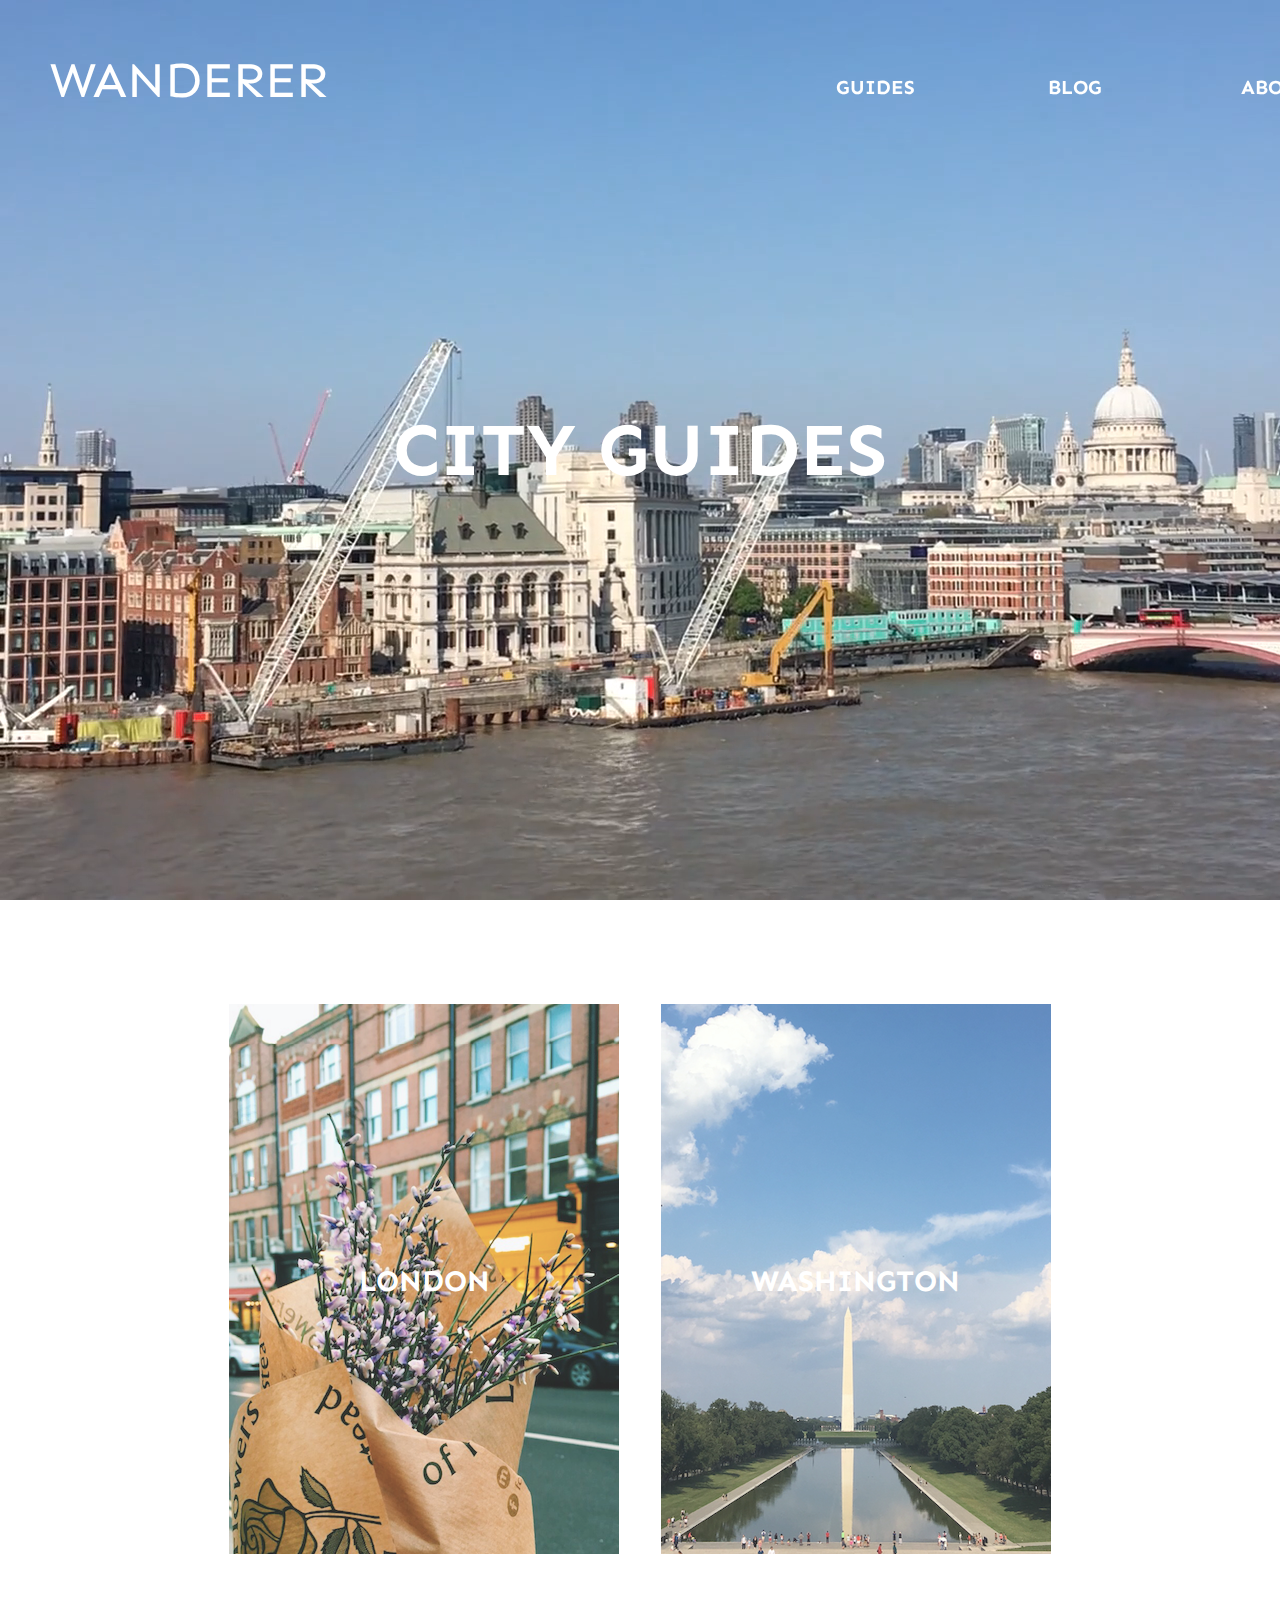
<file: finalproject/guide.html>
<!DOCTYPE html>
<html>
  <head>
    <link rel="stylesheet" type="text/css" href="assets/css/style.css">
    <link href="https://fonts.googleapis.com/css2?family=Amiri&family=EB+Garamond:ital,wght@0,400;0,500;0,600;0,700;1,400;1,500;1,600;1,700&family=Manrope:wght@400;500;600;700&family=Neuton:ital,wght@0,200;0,300;0,400;0,700;0,800;1,400&family=Sen:wght@400;700;800&display=swap" rel="stylesheet">
    <meta name="viewport" content="width=device-width, initial-scale=1.0">
		<meta charset="utf-8">
  </head>
<body id='body-guides'>

  <video autoplay muted loop id="ldn-video">
    <source src="assets/img/thames-3.mp4" type="video/mp4">
  </video>

  <div class='top-bar-container'>
    <div class='title'><a href='index.html' id='bar-title'>WANDERER</a></div>
    <div class=nav-bar-container>
      <div class='bar-1-container'><a href='about-us.html' id='bar-text'>ABOUT</a></div>
      <div class='bar-2-container'><a href='blog.html' id='bar-text'>BLOG</a></div>
      <div class='bar-3-container'><a href='guide.html' id='bar-text'>GUIDES</a></div>
    </div>
  </div>

  <div class='title-guide-container'><div id='title-guide'>CITY GUIDES</div></div>

  <div class='guide-container'>
    <div class='guide-container-1' id='row-1'>
      <div class='img-text-guide' id='guide-1'>
        <a href='london.html'><img src='assets/img/ldn-flowers.png' class='guide-img' id='img-1-guide'></a>
        <div class='guide-text' id='text-guide-1'>LONDON</div>
      </div>

    </div>
    <div class='guide-container-1' id='row-2'>
      <div class='img-text-guide' id='guide-2'>
        <a href='dc.html'><img src='assets/img/dc-1.png' class='guide-img' id='img-2-guide'></a>
        <div class='guide-text' id='text-guide-2'>WASHINGTON</div></div>
    </div>
  </div>

</body>
</html>
</file>
<file: Final Project/assets/css/style.css>
body {
  margin: 0px;
}

#background-image {
  background-image: url('assets/img/fes.png');
  background-size: cover;
  position: fixed;
  top: 0px;
  left: 0px;
}

#image-index {
  height: 100%;
  width: 100%;
}

.top-bar-container {
  position: absolute;
  top: 0px;
  left: 0px;
  font-family: 'Sen', sans-serif;
  color: #FFFFFF;
  width: 100%;
}

.title {
  position: absolute;
  top: 0px;
  left: 0px;
  padding-top: 50px;
  padding-left: 50px;
  font-size: 50px;
}


.nav-bar-container {
  display: inline-block;
  width: 800px;
  height: 200px;
  position: absolute;
  top: 25px;
  left: 600px;
}

.bar-1-container, .bar-2-container, .bar-3-container {
  display: inline-block;
  float: right;
  height: 40px;
  width: 150px;
  font-family: 'Sen', sans-serif;
  font-weight: bold;
  font-size: 20px;
  text-align: center;
  padding-top: 50px;
  position: relative;
  margin-right: 50px;
}

#bar-title:link {
  color: #FFFFFF;
}

#bar-title:visited {
  color: #FFFFFF;
}

#bar-title:hover {
  color: #FFFFFF;
}

#bar-title:active {
  color: #FFFFFF;
}

#bar-title:link {
  text-decoration: none;
}

#bar-title:visited {
  text-decoration: none;
}

#bar-title:hover {
  text-decoration: none;
}

#bar-title:active {
  text-decoration: none;
}

#bar-text:link {
  color: #FFFFFF;
}

#bar-text:visited {
  color: #FFFFFF;
}

#bar-text:hover {
  color: #FFFFFF;
}

#bar-text:active {
  color: #FFFFFF;
}

#bar-text:link {
  text-decoration: none;
}

#bar-text:visited {
  text-decoration: none;
}

#bar-text:hover {
  text-decoration: none;
}

#bar-text:active {
  text-decoration: none;
}

.center-text-container {
  position: absolute;
  top: 50%;
  left: 50%;
  transform: translate(-50%, -50%);
}

#center-text {

  color: #FFFFFF;
}

.typewriter-effect {
  overflow: hidden;
  margin: 0 auto;
  white-space: nowrap;
  font-size: 50px;
  font-family: 'Sen',sans-serif;
  animation: typing 3s steps(19);
}

@keyframes typing {
  from {width: 0}
  to {width: 100%;}
}


/* ABOUT ME */

#container-about {
  display: inline-block;
  margin-left: 0px;
  width: 600px;
  height: auto;
}


.body-container {
  position: relative;
  left: 50px;
  right: 50px;
  bottom: 50px;
  top: 150px;
  display: flex;
  align-items: center;
}

#container-about {
  display: inline-block;
  float: left;
  margin-left: 5%;
  margin-right: 2.5%;
}

#page-title {
  font-family: 'Sen', sans-serif;
  font-size: 60px;
  line-height: 1px;
  margin-left: 2%;
  margin-top: 5.5%;
  color: #CC6633;
  font-weight: bold;
}

#bar-title-about:link {
  color: #CC6633;
}

#bar-title-about:visited {
  color: #CC6633;
}

#bar-title-about:hover {
  color: #CC6633;
}

#bar-title-about:active {
  color: #CC6633;
}

#bar-title-about:link {
  text-decoration: none;
}

#bar-title-about:visited {
  text-decoration: none;
}

#bar-title-about:hover {
  text-decoration: none;
}

#bar-title-about:active {
  text-decoration: none;
}

#bar-text-about:link {
  color: #CC6633;
}

#bar-text-about:visited {
  color: #CC6633;
}

#bar-text-about:hover {
  color: #CC6633;
}

#bar-text-about:active {
  color: #CC6633;
}

#bar-text-about:link {
  text-decoration: none;
}

#bar-text-about:visited {
  text-decoration: none;
}

#bar-text-about:hover {
  text-decoration: none;
}

#bar-text-about:active {
  text-decoration: none;
}

#text-about-us {
  display: inline;
  margin-left: 20px;
  font-family: 'EB Garamond', serif;
  color: #403742;
  font-size: 23px;
  line-height: 40px;
  font-weight: normal;
}

#spacer-about {
  height: 25px;
}

#me {
  position: absolute;
  top: 50px;
  right: 100px;
  margin-bottom: 100px;
  margin-left: 2.5%;
}

/* BLOG */
#image-topper {
  height: 100%;
  width: 100%;
}

.name-page-container {
  position: absolute;
  top: 50%;
  left: 50%;
  transform: translate(-50%, -50%);
}

#name-page-text {
  font-family: 'Sen', sans-serif;
  font-size: 75px;
  color: #FFFFFF;
  font-weight: 700;
}

.text-container {
  margin-top: 100px;
  margin-left: 100px;
  margin-right: 100px;
}

#intro-title {
  font-family: 'Sen', sans-serif;
  color: #879D9B;
  font-size: 50px;
  font-weight: bold;
  text-align: center;
}

#intro-text-container {
  margin-top: 0.5%;
  margin-left: 2.5%;
  margin-right: 2.5%;
  text-align: center;
}

#intro-text {
  font-family: 'EB Garamond', serif;
  font-size: 25px;
  color: #587894
}

#pop-container {
  margin-top: 10%;
}

#pop-text {
  font-family: 'Sen', sans-serif;
  font-size: 50px;
  color: #879D9B;
  font-weight: bold;
  text-align: center;
}


.image-container-blog {
  margin-left: 100px;
  margin-right: 100px;
  margin-top: 25px;
  display: flex;
  flex-direction: row;
}

.blog-pic {
  margin-left: 30px;
  position: relative;
  opacity: 0.85;
}

.blog-pic:hover {
  opacity: 1;
}

.caption-blog {
  position: absolute;
  bottom: 20px;
  left: 20px;
  font-family: 'Sen', sans-serif;
  color: #FFFFFF;
  font-size: 30px;
  font-weight: bold;
}

/*
.blog-overlay {
  position: absolute;
  top: 0px;
  bottom: 0px;
  height: 100%;
  width: 100%;
  opacity: 0;
  transition: 0.3s;
  background-color: black;
}

.blog-overlay:hover {
  opacity: 0.3;
}

.blog-overlay:active {
  display: none;
} */

#img-cap-container {
  margin-bottom: 50px;
}


#carousel, .carousel-image {
  width: 1440px;
  height: 900px;
}


#carousel {
  position: relative;
  overflow: hidden;
  z-index: 0.8;

}


#carousel-image-row {
  display: flex;
  flex-direction: row;
  position: relative;
  left: 0px;
  transition: 0.5s left;
  z-index: 0.7;
}

.carousel-image img {
  height: 100%;
  width: auto;
}

#carousel-controls {
    position: absolute;
    top: 50%;
    left: 50%;
    transform: translate(-50%, -50%);
    width: 96%;
    display: flex;
    justify-content: space-between;
    z-index: 1;
}

#button-next,
#button-previous {
    background: none;
    border: none;
    cursor: pointer;
    outline: none;
}

#button-previous {
  left: 50px;
}

#button-next {
  right: 50px;
}

.hidden {
  visibility: hidden;
}


/* GUIDES */

#ldn-video {
  position: relative;
  top: 0;
  bottom: 0;
  width: auto;
  height: auto;
}

.title-guide-container {
  position: absolute;
  top: 50%;
  left: 50%;
  transform: translate(-50%, -50%);
}

#title-guide {
  font-size: 75px;
  font-family: 'Sen', sans-serif;
  color: #FFFFFF;
  font-weight: bold;
}

.guide-container {
  margin-top: 100px;
  margin-left: 200px;
  margin-right: 200px;
  display: flex;
  flex-direction:row;
  justify-content: space-evenly;

}


#guide-1, #guide-3 {
  margin-bottom: 50px;
}

.img-text-guide {
  position: relative;
}

.guide-text {
  position: absolute;
  top: 50%;
  left: 50%;
  transform: translate(-50%, -50%);
  color: #FFFFFF;
  font-family: 'Sen',sans-serif;
  font-size: 30px;
  font-weight: bold;
}

.guide-img {
  opacity: 0.85;
}

.guide-img:hover {
  opacity: 1;
}

/*
#title-guide:link {
  color: #FFFFFF;
}

#title-guide:visited {
  color: #FFFFFF;
}

#title-guide:hover {
  color: #33627F;
}

#title-guide:active {
  color: #33627F;
}

#title-guide:link {
  text-decoration: none;
}

#title-guide:visited {
  text-decoration: none;
}

#title-guide:hover {
  text-decoration: none;
}

#title-guide:active {
  text-decoration: none;
} */
</file>
<file: Final Project/assets/css/style-2.css>
body {
  margin: 0px;
  width: 100%;
}

.top-bar-container {
  position: absolute;
  top: 0px;
  left: 0px;
  font-family: 'Sen', sans-serif;
  color: #FFFFFF;
  width: 100%;
}

.title {
  position: absolute;
  top: 0px;
  left: 0px;
  padding-top: 50px;
  padding-left: 50px;
  font-size: 50px;
}


.nav-bar-container {
  display: inline-block;
  width: 800px;
  height: 200px;
  position: absolute;
  top: 25px;
  left: 600px;
}

.bar-1-container, .bar-2-container, .bar-3-container {
  display: inline-block;
  float: right;
  height: 40px;
  width: 150px;
  font-family: 'Sen', sans-serif;
  font-weight: bold;
  font-size: 20px;
  text-align: center;
  padding-top: 50px;
  position: relative;
  margin-right: 50px;
}

#bar-title:link {
  color: #FFFFFF;
}

#bar-title:visited {
  color: #FFFFFF;
}

#bar-title:hover {
  color: #FFFFFF;
}

#bar-title:active {
  color: #FFFFFF;
}

#bar-title:link {
  text-decoration: none;
}

#bar-title:visited {
  text-decoration: none;
}

#bar-title:hover {
  text-decoration: none;
}

#bar-title:active {
  text-decoration: none;
}

#bar-text:link {
  color: #FFFFFF;
}

#bar-text:visited {
  color: #FFFFFF;
}

#bar-text:hover {
  color: #FFFFFF;
}

#bar-text:active {
  color: #FFFFFF;
}

#bar-text:link {
  text-decoration: none;
}

#bar-text:visited {
  text-decoration: none;
}

#bar-text:hover {
  text-decoration: none;
}

#bar-text:active {
  text-decoration: none;
}

#image-topper {
  height: 100%;
  width: 100%;
}

/*  */

.blog-title-container {
  position: relative;
  margin-bottom: 50px;
}

.second-title {
  position: absolute;
  left: 50px;
  bottom: 50px;
  font-family: 'Sen', sans-serif;
  font-size: 50px;
  color: #FFFFFF;
  font-weight: bold;
}

.byline {
  position: absolute;
  right: 50px;
  bottom: 65px;
  font-size: 20px;
  font-family: 'Sen', sans-serif;
  color: #FFFFFF;
  font-weight: bold;
}

.text-container {
  position: relative;
  margin-left: 17%;
  margin-right: 17%;
}

.sub-title-container, .intro-container {
  text-align: center;
}

.sub-blog-title {
  font-family: 'Sen',sans-serif;
  font-size: 40px;
}

#sahara-blog-title {
  color: #B47255;
}

.sub-blog-intro {
  font-size: 20px;
  font-family: 'EB Garamond', serif;
}

#sahara-intro {
  color: #1D1516;
}

.container-body {
  margin-top: 50px;
  margin-bottom: 50px;
  position: relative;
}

.sub-container {
  margin-bottom: 10%;
  position: relative;
}


.time {
  font-size: 17px;
  font-family: 'Sen', sans-serif;
  font-weight: bold;
}

#time1-sahara, #time2-sahara, #time3-sahara, #time4-sahara, #time5-sahara, #time6-sahara {
  color: #B47255;
}

#time-body1-sahara, #time-body2-sahara, #time-body3-sahara, #time-body4-sahara, #time-body5-sahara, #time-body6-sahara {
  position: absolute;
  left: 8%;
  top: 0%;
  font-family: 'EB Garamond', serif;
  color: #1D1516;
  font-size: 17px;
}

.bottom-image-container {
  margin: 0 auto;
  margin-bottom: 50px;
  position: relative;
  margin-top: 20px;
}

.bottom-caption {
  position: absolute;
  left: 25px;
  bottom: 25px;
  color: #FFFFFF;
  font-family: 'Sen', sans-serif;
}

/* GUIDES */

audio {
  position: absolute;
  bottom: 50px;
  right: 50px;
}

.name-page-container {
  position: absolute;
  top: 50%;
  left: 50%;
  transform: translate(-50%, -50%);
}

#name-page-text {
  white-space: nowrap;
}

.container-text-guides {
  position: relative;
  margin-left: 10%;
  margin-right: 10%;
}

.title-container-guides {
  margin-bottom: 7%;
}

#name-page-text {
  font-family: 'Sen', sans-serif;
  font-size: 75px;
  color: #FFFFFF;
  font-weight: 700;
}

.title-text-guides {
  font-size: 50px;
  font-family: 'Sen', sans-serif;
  font-weight: bold;
  text-align: center;
}

#title-text-dc {
  color: #B49076;
}

.subheader-guides {
  font-size: 20px;
  font-family: 'EB Garamond', serif;
  text-align: center;
}

#subheader-dc {
  color: #1D1516;
}

.upfront {
  display: flex;
  flex-direction: row;
  margin-bottom: 5%;
  flex-wrap: nowrap;
}

.upfront-titles-guides {
  font-size: 35px;
  font-family: 'Sen', sans-serif;
  margin-bottom: 4%;
  font-weight: bold;
}

.subcontainer-guides {
  margin-left: 3%;
  margin-right: 3%;
}

#upfront-title-dc-3, #upfront-title-dc-2, #upfront-title-dc-1 {
  color: #B49076;
}

.suggestion-title {
  font-size: 18px;
  font-family: 'EB Garamond', serif;
  font-weight: bold;
}

.link-guides:link, .link-guides:hover, .link-guides:active, .link-guides:visited {
  text-decoration: none;
}

.dc-title-suggestion {
  color: #1D1516;
}

.suggestion-text {
  font-size: 17px;
  font-family: 'EB Garamond', serif;
  margin-bottom: 5%;
}

.dc-text-suggestion {
  color: #1D1516;
}


#dc-text-1, #dc-text-2, #dc-text-4, #dc-text-5, #dc-text-7, #dc-text-8 {
  margin-bottom: 5%;
}

#dc-links:hover, #dc-links:active,#dc-links:visited, #dc-links:link {
  color: #B49076;
}


.top-10-container {
  display: flex;
  flex-direction: row;
  position: relative;
}

.top-10-image-container, .top-10-text-container {
  margin-left: 2%;
  margin-right: 2%;
}

.top-10-image-container {
  position: relative;
}

.top-10-caption {
  position: absolute;
  bottom: 30px;
  left: 30px;
  color: #FFFFFF;
  font-family: 'Sen', sans-serif;
  font-weight: bold;
  font-size: 17px;
}

.top-10-title {
  font-family: 'Sen', sans-serif;
  font-size: 45px;
  font-weight: bold;
}

#top-10-title-dc {
  color: #B49076;
}

.top-10-text {
  font-family: 'EB Garamond', sans-serif;
  font-size: 22px;
  position: relative;
}

#top-10-text-dc {
  color: #1D1516;
}

li {
  margin-bottom: 5%;
}

.title-credits {
  position: absolute;
  bottom: 20px;
  right: 20px;
  font-family: 'Sen', sans-serif;
  color: #FFFFFF;
  font-size: 12px;
}

/* LONDON GUIDE */

#ldn-links, #title-text-ldn, #upfront-title-ldn-1, #upfront-title-ldn-2, #upfront-title-ldn-3, #top-10-title-ldn {
  color: #7F97A1;
}

#ldn-title-suggestion, #ldn-text-suggestion, #subheader-ldn, #top-10-text-ldn, #top-10-caption-ldn {
  color: #324B53;
}

#top-10-caption-ldn {
  position: absolute;
  bottom: 15px;
}

.top-10-container {
  margin-bottom: 50px;
  position: absolute;
  left: 10px;
}

.spacer {
  height: 50px;
  width: 100%;
}

.top-10-links:hover, .top-10-links:active .top-10-links:visited, .top-10-links:link {
  text-decoration: none;
}

/* VERONA */

.day-1-title, .day-3-title {
  font-family: 'Sen', sans-serif;
  font-size: 25px;
  font-weight: bold;
  margin-bottom: 5%;
}

#sub-container-0 {
  position: relative;
  margin-bottom: 5%;
}

.day-1-text, .day-3-text {
  font-size: 25px;
  font-family: 'Sen', sans-serif;
  position: absolute;
  left: 12%;
  top: 0px;
}

#day-1-title-verona, #day-1-text-verona {
  color: #1D1516;
}

#verona-video {
  position: relative;
  top: 0;
  bottom: 0;
  width: auto;
  height: auto;
}

#verona-bottom-image-container-1 {
  display: flex;
  flex-direction: row;
}

.vert {
  position: relative;
  margin-left: 20px;
  margin-right: 20px;
}

#bottom-caption-verona-1 {
  right: 25px;
}

#bottom-caption-verona-2 {
  top: 25px;
}

#bottom-caption-verona-3 {
  top: 25px;
  right: 25px;
  left: 481px;
  text-align: right;
}

#bottom-caption-verona-4 {
  top: 25px;
}

/* COPENHAGEN */

.image-topper-container {
  position: relative;
}

#time-body1-cph, #time-body2-cph, #time-body3-cph, #time-body4-cph, #time-body5-cph, #time-body6-cph {
  position: absolute;
  left: 8%;
  top: 0%;
  font-family: 'EB Garamond', serif;
  color: #000000;
  font-size: 17px;
}

#cph-blog-title, #time1-cph, #time2-cph, #time3-cph, #time4-cph, #time5-cph, #time6-cph {
  color: #A72F27;
}

#cph-bottom-image-container-3 {
  text-align: right;
}

#bottom-caption-cph-3 {
  position: absolute;
  bottom: 25px;
  right: 25px;
}
</file>
<file: finalproject/assets/css/style.css>
body {
  margin: 0px;
}

#background-image {
  background-image: url('assets/img/fes.png');
  background-size: cover;
  position: fixed;
  top: 0px;
  left: 0px;
}

#image-index {
  height: 100%;
  width: 100%;
}

.top-bar-container {
  position: absolute;
  top: 0px;
  left: 0px;
  font-family: 'Sen', sans-serif;
  color: #FFFFFF;
  width: 100%;
}

.title {
  position: absolute;
  top: 0px;
  left: 0px;
  padding-top: 50px;
  padding-left: 50px;
  font-size: 50px;
}


.nav-bar-container {
  display: inline-block;
  width: 800px;
  height: 200px;
  position: absolute;
  top: 25px;
  left: 600px;
}

.bar-1-container, .bar-2-container, .bar-3-container {
  display: inline-block;
  float: right;
  height: 40px;
  width: 150px;
  font-family: 'Sen', sans-serif;
  font-weight: bold;
  font-size: 20px;
  text-align: center;
  padding-top: 50px;
  position: relative;
  margin-right: 50px;
}

#bar-title:link {
  color: #FFFFFF;
}

#bar-title:visited {
  color: #FFFFFF;
}

#bar-title:hover {
  color: #FFFFFF;
}

#bar-title:active {
  color: #FFFFFF;
}

#bar-title:link {
  text-decoration: none;
}

#bar-title:visited {
  text-decoration: none;
}

#bar-title:hover {
  text-decoration: none;
}

#bar-title:active {
  text-decoration: none;
}

#bar-text:link {
  color: #FFFFFF;
}

#bar-text:visited {
  color: #FFFFFF;
}

#bar-text:hover {
  color: #FFFFFF;
}

#bar-text:active {
  color: #FFFFFF;
}

#bar-text:link {
  text-decoration: none;
}

#bar-text:visited {
  text-decoration: none;
}

#bar-text:hover {
  text-decoration: none;
}

#bar-text:active {
  text-decoration: none;
}

.center-text-container {
  position: absolute;
  top: 50%;
  left: 50%;
  transform: translate(-50%, -50%);
}

#center-text {

  color: #FFFFFF;
}

.typewriter-effect {
  overflow: hidden;
  margin: 0 auto;
  white-space: nowrap;
  font-size: 50px;
  font-family: 'Sen',sans-serif;
  animation: typing 3s steps(19);
}

@keyframes typing {
  from {width: 0}
  to {width: 100%;}
}


/* ABOUT ME */

#container-about {
  display: inline-block;
  margin-left: 0px;
  width: 600px;
  height: auto;
}


.body-container {
  position: relative;
  left: 50px;
  right: 50px;
  bottom: 50px;
  top: 150px;
  display: flex;
  align-items: center;
}

#container-about {
  display: inline-block;
  float: left;
  margin-left: 20px;
  margin-right: 25px;
}

#page-title {
  font-family: 'Sen', sans-serif;
  font-size: 60px;
  line-height: 1px;
  margin-left: 50px;
  margin-top: 75px;
  color: #CC6633;
  font-weight: bold;
}

#bar-title-about:link {
  color: #CC6633;
}

#bar-title-about:visited {
  color: #CC6633;
}

#bar-title-about:hover {
  color: #CC6633;
}

#bar-title-about:active {
  color: #CC6633;
}

#bar-title-about:link {
  text-decoration: none;
}

#bar-title-about:visited {
  text-decoration: none;
}

#bar-title-about:hover {
  text-decoration: none;
}

#bar-title-about:active {
  text-decoration: none;
}

#bar-text-about:link {
  color: #CC6633;
}

#bar-text-about:visited {
  color: #CC6633;
}

#bar-text-about:hover {
  color: #CC6633;
}

#bar-text-about:active {
  color: #CC6633;
}

#bar-text-about:link {
  text-decoration: none;
}

#bar-text-about:visited {
  text-decoration: none;
}

#bar-text-about:hover {
  text-decoration: none;
}

#bar-text-about:active {
  text-decoration: none;
}

#text-about-us {
  display: inline;
  margin-left: 20px;
  font-family: 'EB Garamond', serif;
  color: #403742;
  font-size: 23px;
  line-height: 40px;
  font-weight: normal;
}

#spacer-about {
  height: 25px;
}

#me {
  position: absolute;
  top: 50px;
  right: 100px;
  margin-bottom: 100px;
  margin-left: 25px;
}

/* BLOG */
#image-topper {
  height: 100%;
  width: 100%;
}

.name-page-container {
  position: absolute;
  top: 50%;
  left: 50%;
  transform: translate(-50%, -50%);
}

#name-page-text {
  font-family: 'Sen', sans-serif;
  font-size: 75px;
  color: #FFFFFF;
  font-weight: 700;
}

.text-container {
  margin-top: 100px;
  margin-left: 100px;
  margin-right: 100px;
}

#intro-title {
  font-family: 'Sen', sans-serif;
  color: #879D9B;
  font-size: 50px;
  font-weight: bold;
  text-align: center;
}

#intro-text-container {
  margin-top: 25px;
  margin-left: 35px;
  margin-right: 35px;
  text-align: center;
}

#intro-text {
  font-family: 'EB Garamond', serif;
  font-size: 25px;
  color: #587894
}

#pop-container {
  margin-top: 75px;
}

#pop-text {
  font-family: 'Sen', sans-serif;
  font-size: 50px;
  color: #879D9B;
  font-weight: bold;
  text-align: center;
}


.image-container-blog {
  margin-left: 100px;
  margin-right: 100px;
  margin-top: 25px;
  display: flex;
  flex-direction: row;
}

.blog-pic {
  margin-left: 30px;
  position: relative;
  opacity: 0.85;
}

.blog-pic:hover {
  opacity: 1;
}

.caption-blog {
  position: absolute;
  bottom: 20px;
  left: 20px;
  font-family: 'Sen', sans-serif;
  color: #FFFFFF;
  font-size: 30px;
  font-weight: bold;
}

/*
.blog-overlay {
  position: absolute;
  top: 0px;
  bottom: 0px;
  height: 100%;
  width: 100%;
  opacity: 0;
  transition: 0.3s;
  background-color: black;
}

.blog-overlay:hover {
  opacity: 0.3;
}

.blog-overlay:active {
  display: none;
} */

#img-cap-container {
  margin-bottom: 50px;
}


#carousel, .carousel-image {
  width: 1440px;
  height: 900px;
}


#carousel {
  position: relative;
  overflow: hidden;
  z-index: 0.8;

}


#carousel-image-row {
  display: flex;
  flex-direction: row;
  position: relative;
  left: 0px;
  transition: 0.5s left;
  z-index: 0.7;
}

.carousel-image img {
  height: 100%;
  width: auto;
}

#carousel-controls {
    position: absolute;
    top: 50%;
    left: 50%;
    transform: translate(-50%, -50%);
    width: 96%;
    display: flex;
    justify-content: space-between;
    z-index: 1;
}

#button-next,
#button-previous {
    background: none;
    border: none;
    cursor: pointer;
    outline: none;
}

#button-previous {
  left: 50px;
}

#button-next {
  right: 50px;
}

.hidden {
  visibility: hidden;
}


/* GUIDES */

#ldn-video {
  position: relative;
  top: 0;
  bottom: 0;
  width: auto;
  height: auto;
}

.title-guide-container {
  position: absolute;
  top: 50%;
  left: 50%;
  transform: translate(-50%, -50%);
}

#title-guide {
  font-size: 75px;
  font-family: 'Sen', sans-serif;
  color: #FFFFFF;
  font-weight: bold;
  white-space: nowrap;
}

.guide-container {
  margin-top: 100px;
  margin-left: 200px;
  margin-right: 200px;
  display: flex;
  flex-direction:row;
  justify-content: space-evenly;

}


#guide-1, #guide-2 {
  margin-bottom: 50px;
  margin-right: 12.5px;
  margin-left: 12.5px;
}

.img-text-guide {
  position: relative;
}

.guide-text {
  position: absolute;
  top: 50%;
  left: 50%;
  transform: translate(-50%, -50%);
  color: #FFFFFF;
  font-family: 'Sen',sans-serif;
  font-size: 30px;
  font-weight: bold;
}

.guide-img {
  opacity: 0.85;
}

.guide-img:hover {
  opacity: 1;
}

/*
#title-guide:link {
  color: #FFFFFF;
}

#title-guide:visited {
  color: #FFFFFF;
}

#title-guide:hover {
  color: #33627F;
}

#title-guide:active {
  color: #33627F;
}

#title-guide:link {
  text-decoration: none;
}

#title-guide:visited {
  text-decoration: none;
}

#title-guide:hover {
  text-decoration: none;
}

#title-guide:active {
  text-decoration: none;
} */
</file>
